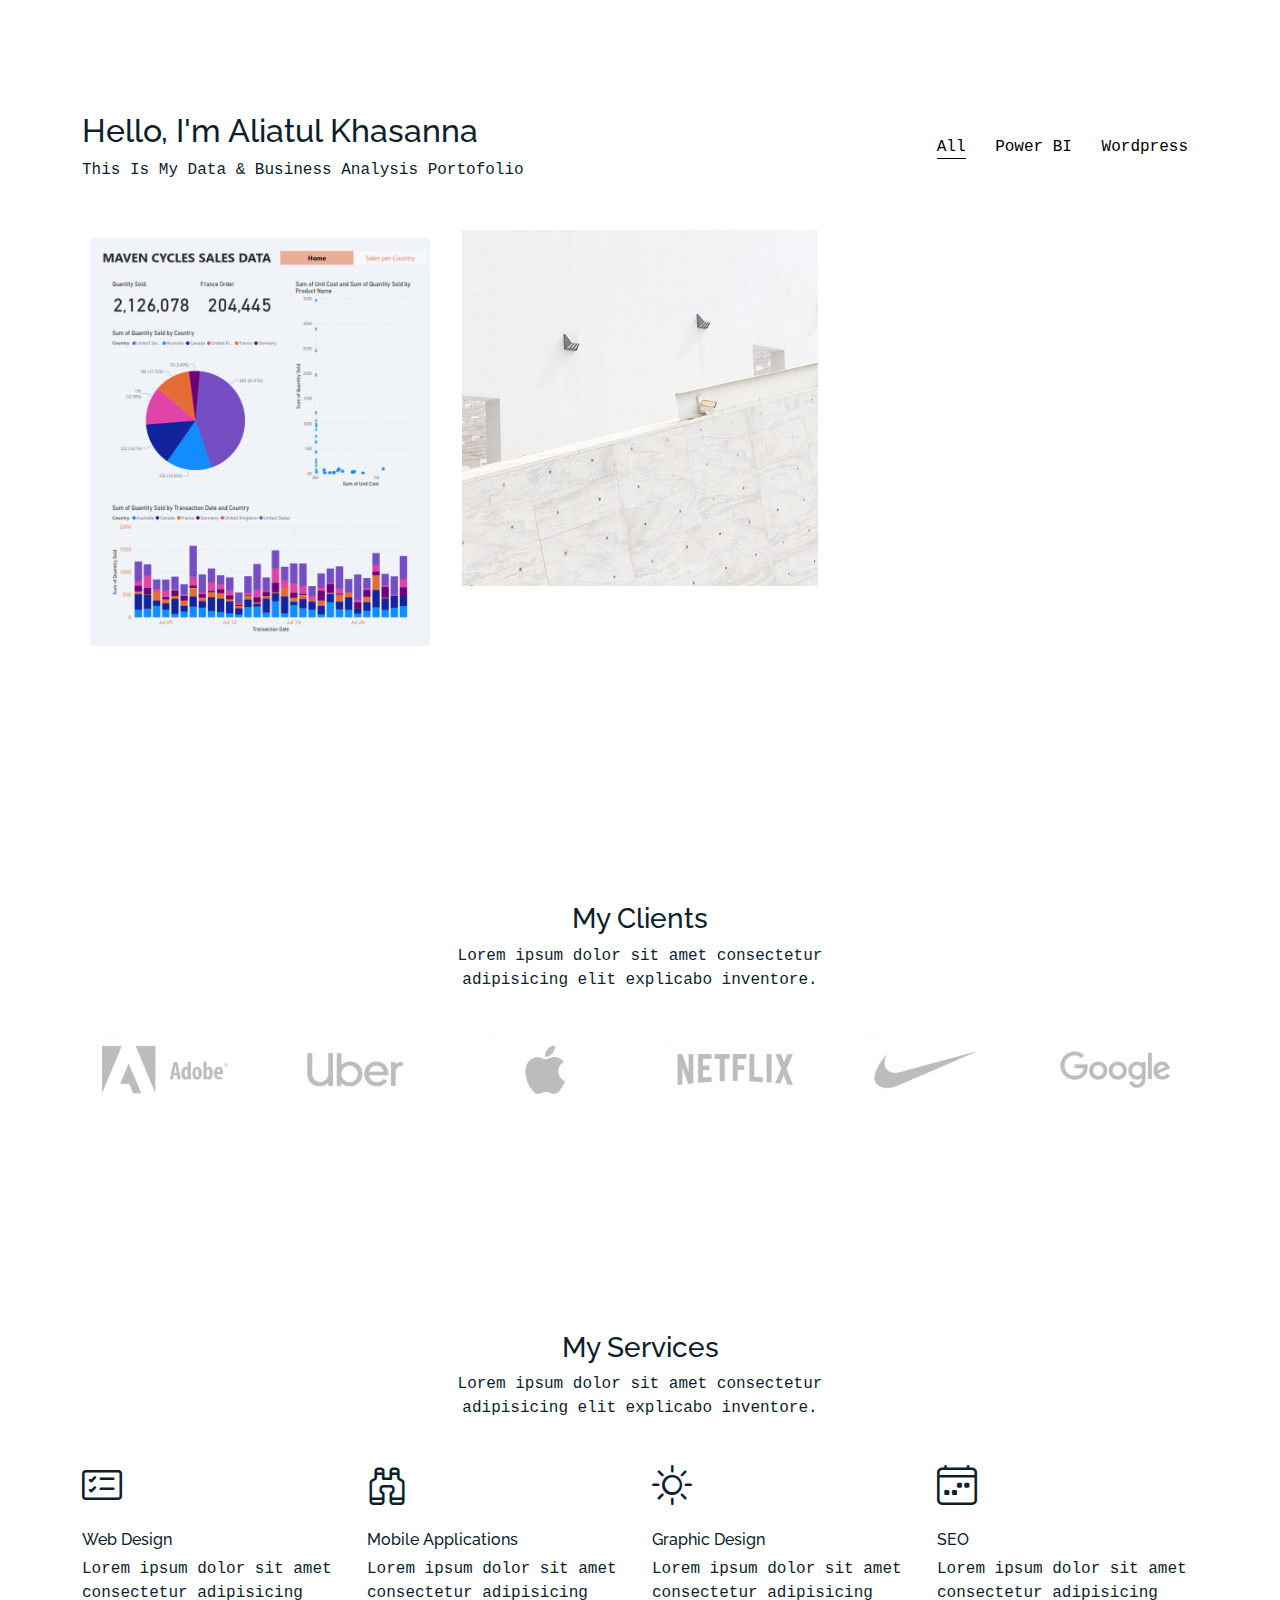
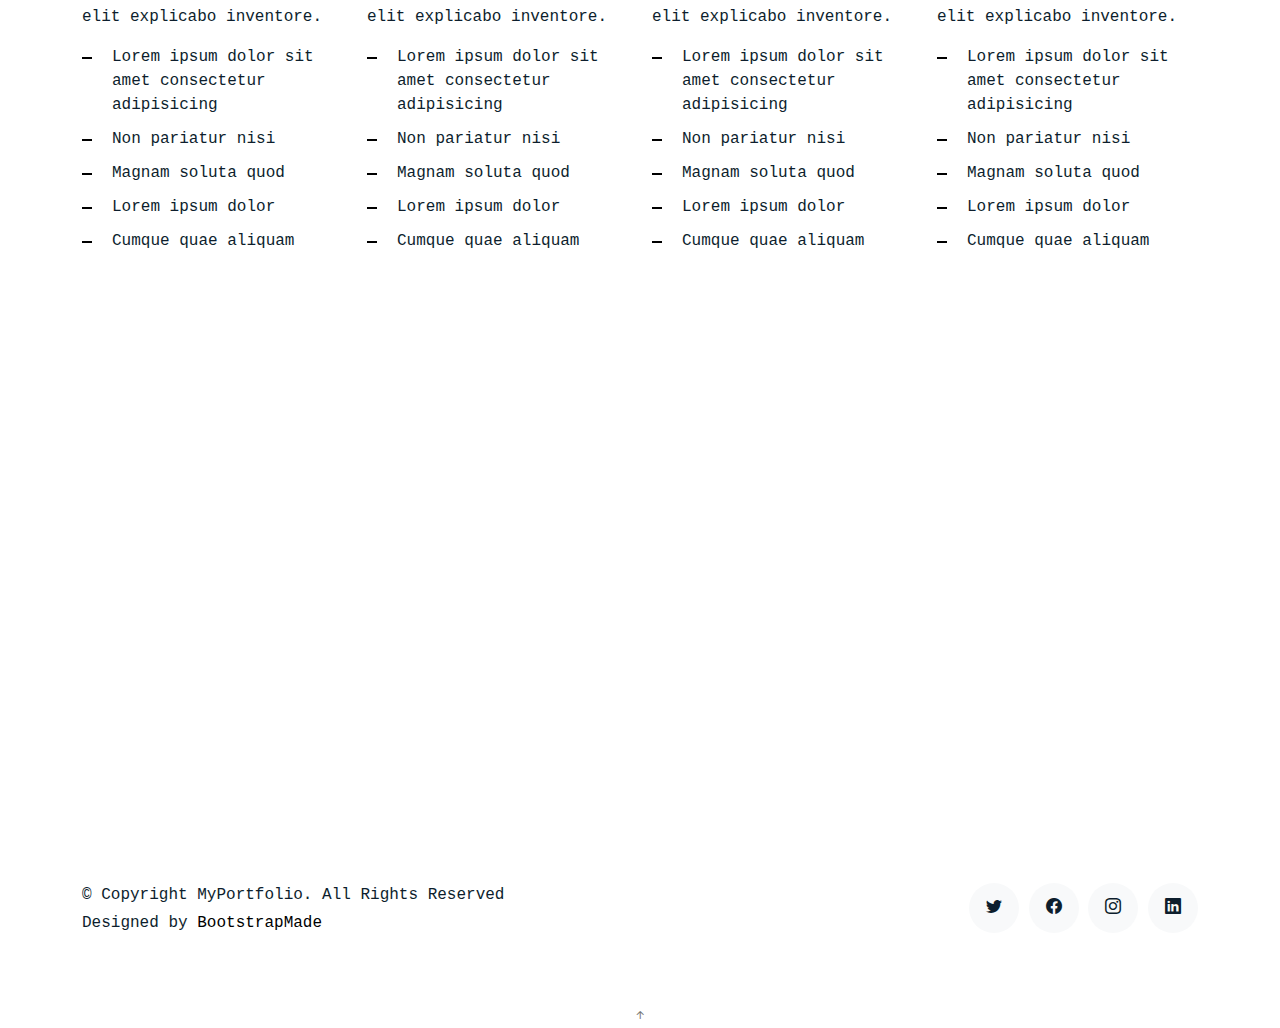
<file: index.html>
<!DOCTYPE html>
<html lang="en">

<head>
  <meta charset="utf-8">
  <meta content="width=device-width, initial-scale=1.0" name="viewport">

  <title>Aliatul Khasanna Portfolio</title>
  <meta content="" name="description">
  <meta content="" name="keywords">

  <!-- Favicons -->
  <link href="assets/img/favicon.png" rel="icon">
  <link href="assets/img/apple-touch-icon.png" rel="apple-touch-icon">

  <!-- Google Fonts -->
  <link href="https://fonts.googleapis.com/css?family=https://fonts.googleapis.com/css?family=Inconsolata:400,500,600,700|Raleway:400,400i,500,500i,600,600i,700,700i" rel="stylesheet">

  <!-- Vendor CSS Files -->
  <link href="assets/vendor/aos/aos.css" rel="stylesheet">
  <link href="assets/vendor/bootstrap/css/bootstrap.min.css" rel="stylesheet">
  <link href="assets/vendor/bootstrap-icons/bootstrap-icons.css" rel="stylesheet">
  <link href="assets/vendor/swiper/swiper-bundle.min.css" rel="stylesheet">

  <!-- Template Main CSS File -->
  <link href="assets/css/style.css" rel="stylesheet">

  <!-- =======================================================
  * Template Name: MyPortfolio
  * Updated: Mar 13 2024 with Bootstrap v5.3.3
  * Template URL: https://bootstrapmade.com/myportfolio-bootstrap-portfolio-website-template/
  * Author: BootstrapMade.com
  * License: https://bootstrapmade.com/license/
  ======================================================== -->
</head>

<body>

  <!-- ======= Navbar ======= -->
  <!-- <div class="collapse navbar-collapse custom-navmenu" id="main-navbar">
    <div class="container py-2 py-md-5">
      <div class="row align-items-start">
        <div class="col-md-2">
          <ul class="custom-menu">
            <li class="active"><a href="index.html">Home</a></li>
            <li><a href="about.html">About Me</a></li>
            <li><a href="services.html">Services</a></li>
            <li><a href="works.html">Works</a></li>
            <li><a href="contact.html">Contact</a></li>
          </ul>
        </div>
        <div class="col-md-6 d-none d-md-block  mr-auto">
          <div class="tweet d-flex">
            <span class="bi bi-twitter text-white mt-2 mr-3"></span>
            <div>
              <p><em>Lorem ipsum dolor sit amet consectetur adipisicing elit. Quisquam necessitatibus incidunt ut officiis explicabo inventore. <br> <a href="#">t.co/v82jsk</a></em></p>
            </div>
          </div>
        </div>
        <div class="col-md-4 d-none d-md-block">
          <h3>Hire Me</h3>
          <p>Lorem ipsum dolor sit amet consectetur adipisicing elit. Quisquam necessitatibus incidunt ut officiisexplicabo inventore. <br> <a href="#">myemail@gmail.com</a></p>
        </div>
      </div>

    </div>
  </div> -->

  <!-- <nav class="navbar navbar-light custom-navbar">
    <div class="container">
      <a class="navbar-brand" href="index.html">MyPortfolio.</a>
      <a href="#" class="burger" data-bs-toggle="collapse" data-bs-target="#main-navbar">
        <span></span>
      </a>
    </div>
  </nav> -->

  <main id="main">

    <!-- ======= Works Section ======= -->
    <section class="section site-portfolio">
      <div class="container">
        <div class="row mb-5 align-items-center">
          <div class="col-md-12 col-lg-6 mb-4 mb-lg-0" data-aos="fade-up">
            <h2>Hello, I'm Aliatul Khasanna</h2>
            <p class="mb-0">This Is My Data &amp; Business Analysis Portofolio</p>
          </div>
          <div class="col-md-12 col-lg-6 text-start text-lg-end" data-aos="fade-up" data-aos-delay="100">
            <div id="filters" class="filters">
              <a href="#" data-filter="*" class="active">All</a>
              <a href="#" data-filter=".power-bi">Power BI</a>
              <a href="#" data-filter=".wordpress">Wordpress</a>
            </div>
          </div>
        </div>
        <div id="portfolio-grid" class="row no-gutter" data-aos="fade-up" data-aos-delay="200">
          <div class="item power-bi col-sm-6 col-md-4 col-lg-4 mb-4">
            <a href="power-bi-1.html" class="item-wrap fancybox">
              <div class="work-info">
                <h3>Maven Cycles Sales Data</h3>
                <span>Power BI</span>
              </div>
              <img class="img-fluid" src="assets/img/maven-cycles-sales-data-1.png">
            </a>
          </div>
          <div class="item wordpress col-sm-6 col-md-4 col-lg-4 mb-4">
            <a href="work-single.html" class="item-wrap fancybox">
              <div class="work-info">
                <h3>Build Indoo</h3>
                <span>Photography</span>
              </div>
              <img class="img-fluid" src="assets/img/img_2.jpg">
            </a>
          </div>
        </div>
      </div>
    </section><!-- End  Works Section -->

    <!-- ======= Clients Section ======= -->
    <section class="section">
      <div class="container">
        <div class="row justify-content-center text-center mb-4">
          <div class="col-5">
            <h3 class="h3 heading">My Clients</h3>
            <p>Lorem ipsum dolor sit amet consectetur adipisicing elit explicabo inventore.</p>
          </div>
        </div>
        <div class="row">
          <div class="col-4 col-sm-4 col-md-2">
            <a href="#" class="client-logo"><img src="assets/img/logo-adobe.png" alt="Image" class="img-fluid"></a>
          </div>
          <div class="col-4 col-sm-4 col-md-2">
            <a href="#" class="client-logo"><img src="assets/img/logo-uber.png" alt="Image" class="img-fluid"></a>
          </div>
          <div class="col-4 col-sm-4 col-md-2">
            <a href="#" class="client-logo"><img src="assets/img/logo-apple.png" alt="Image" class="img-fluid"></a>
          </div>
          <div class="col-4 col-sm-4 col-md-2">
            <a href="#" class="client-logo"><img src="assets/img/logo-netflix.png" alt="Image" class="img-fluid"></a>
          </div>
          <div class="col-4 col-sm-4 col-md-2">
            <a href="#" class="client-logo"><img src="assets/img/logo-nike.png" alt="Image" class="img-fluid"></a>
          </div>
          <div class="col-4 col-sm-4 col-md-2">
            <a href="#" class="client-logo"><img src="assets/img/logo-google.png" alt="Image" class="img-fluid"></a>
          </div>

        </div>
      </div>
    </section><!-- End Clients Section -->

    <!-- ======= Services Section ======= -->
    <section class="section services">
      <div class="container">
        <div class="row justify-content-center text-center mb-4">
          <div class="col-5">
            <h3 class="h3 heading">My Services</h3>
            <p>Lorem ipsum dolor sit amet consectetur adipisicing elit explicabo inventore.</p>
          </div>
        </div>
        <div class="row">

          <div class="col-12 col-sm-6 col-md-6 col-lg-3">
            <i class="bi bi-card-checklist"></i>
            <h4 class="h4 mb-2">Web Design</h4>
            <p>Lorem ipsum dolor sit amet consectetur adipisicing elit explicabo inventore.</p>
            <ul class="list-unstyled list-line">
              <li>Lorem ipsum dolor sit amet consectetur adipisicing</li>
              <li>Non pariatur nisi</li>
              <li>Magnam soluta quod</li>
              <li>Lorem ipsum dolor</li>
              <li>Cumque quae aliquam</li>
            </ul>
          </div>
          <div class="col-12 col-sm-6 col-md-6 col-lg-3">
            <i class="bi bi-binoculars"></i>
            <h4 class="h4 mb-2">Mobile Applications</h4>
            <p>Lorem ipsum dolor sit amet consectetur adipisicing elit explicabo inventore.</p>
            <ul class="list-unstyled list-line">
              <li>Lorem ipsum dolor sit amet consectetur adipisicing</li>
              <li>Non pariatur nisi</li>
              <li>Magnam soluta quod</li>
              <li>Lorem ipsum dolor</li>
              <li>Cumque quae aliquam</li>
            </ul>
          </div>
          <div class="col-12 col-sm-6 col-md-6 col-lg-3">
            <i class="bi bi-brightness-high"></i>
            <h4 class="h4 mb-2">Graphic Design</h4>
            <p>Lorem ipsum dolor sit amet consectetur adipisicing elit explicabo inventore.</p>
            <ul class="list-unstyled list-line">
              <li>Lorem ipsum dolor sit amet consectetur adipisicing</li>
              <li>Non pariatur nisi</li>
              <li>Magnam soluta quod</li>
              <li>Lorem ipsum dolor</li>
              <li>Cumque quae aliquam</li>
            </ul>
          </div>
          <div class="col-12 col-sm-6 col-md-6 col-lg-3">
            <i class="bi bi-calendar4-week"></i>
            <h4 class="h4 mb-2">SEO</h4>
            <p>Lorem ipsum dolor sit amet consectetur adipisicing elit explicabo inventore.</p>
            <ul class="list-unstyled list-line">
              <li>Lorem ipsum dolor sit amet consectetur adipisicing</li>
              <li>Non pariatur nisi</li>
              <li>Magnam soluta quod</li>
              <li>Lorem ipsum dolor</li>
              <li>Cumque quae aliquam</li>
            </ul>
          </div>
        </div>
      </div>
    </section><!-- End Services Section -->

    <!-- ======= Testimonials Section ======= -->
    <section class="section pt-0">
      <div class="container">

        <div class="testimonials-slider swiper" data-aos="fade-up" data-aos-delay="100">
          <div class="swiper-wrapper">

            <div class="swiper-slide">
              <div class="testimonial-wrap">
                <div class="testimonial">
                  <img src="assets/img/person_1.jpg" alt="Image" class="img-fluid">
                  <blockquote>
                    <p>Lorem ipsum dolor sit amet consectetur adipisicing elit. Quisquam necessitatibus incidunt ut officiis
                      explicabo inventore.</p>
                  </blockquote>
                  <p>&mdash; Jean Hicks</p>
                </div>
              </div>
            </div><!-- End testimonial item -->

            <div class="swiper-slide">
              <div class="testimonial-wrap">
                <div class="testimonial">
                  <img src="assets/img/person_2.jpg" alt="Image" class="img-fluid">
                  <blockquote>
                    <p>Lorem ipsum dolor sit amet consectetur adipisicing elit. Quisquam necessitatibus incidunt ut officiis
                      explicabo inventore.</p>
                  </blockquote>
                  <p>&mdash; Chris Stanworth</p>
                </div>
              </div>
            </div><!-- End testimonial item -->

          </div>
          <div class="swiper-pagination"></div>
        </div>

      </div>
    </section><!-- End Testimonials Section -->

  </main><!-- End #main -->

  <!-- ======= Footer ======= -->
  <footer class="footer" role="contentinfo">
    <div class="container">
      <div class="row">
        <div class="col-sm-6">
          <p class="mb-1">&copy; Copyright MyPortfolio. All Rights Reserved</p>
          <div class="credits">
            <!--
            All the links in the footer should remain intact.
            You can delete the links only if you purchased the pro version.
            Licensing information: https://bootstrapmade.com/license/
            Purchase the pro version with working PHP/AJAX contact form: https://bootstrapmade.com/buy/?theme=MyPortfolio
          -->
            Designed by <a href="https://bootstrapmade.com/">BootstrapMade</a>
          </div>
        </div>
        <div class="col-sm-6 social text-md-end">
          <a href="#"><span class="bi bi-twitter"></span></a>
          <a href="#"><span class="bi bi-facebook"></span></a>
          <a href="#"><span class="bi bi-instagram"></span></a>
          <a href="#"><span class="bi bi-linkedin"></span></a>
        </div>
      </div>
    </div>
  </footer>

  <a href="#" class="back-to-top d-flex align-items-center justify-content-center"><i class="bi bi-arrow-up-short"></i></a>

  <!-- Vendor JS Files -->
  <script src="assets/vendor/aos/aos.js"></script>
  <script src="assets/vendor/bootstrap/js/bootstrap.bundle.min.js"></script>
  <script src="assets/vendor/isotope-layout/isotope.pkgd.min.js"></script>
  <script src="assets/vendor/swiper/swiper-bundle.min.js"></script>
  <script src="assets/vendor/php-email-form/validate.js"></script>

  <!-- Template Main JS File -->
  <script src="assets/js/main.js"></script>

</body>

</html>
</file>
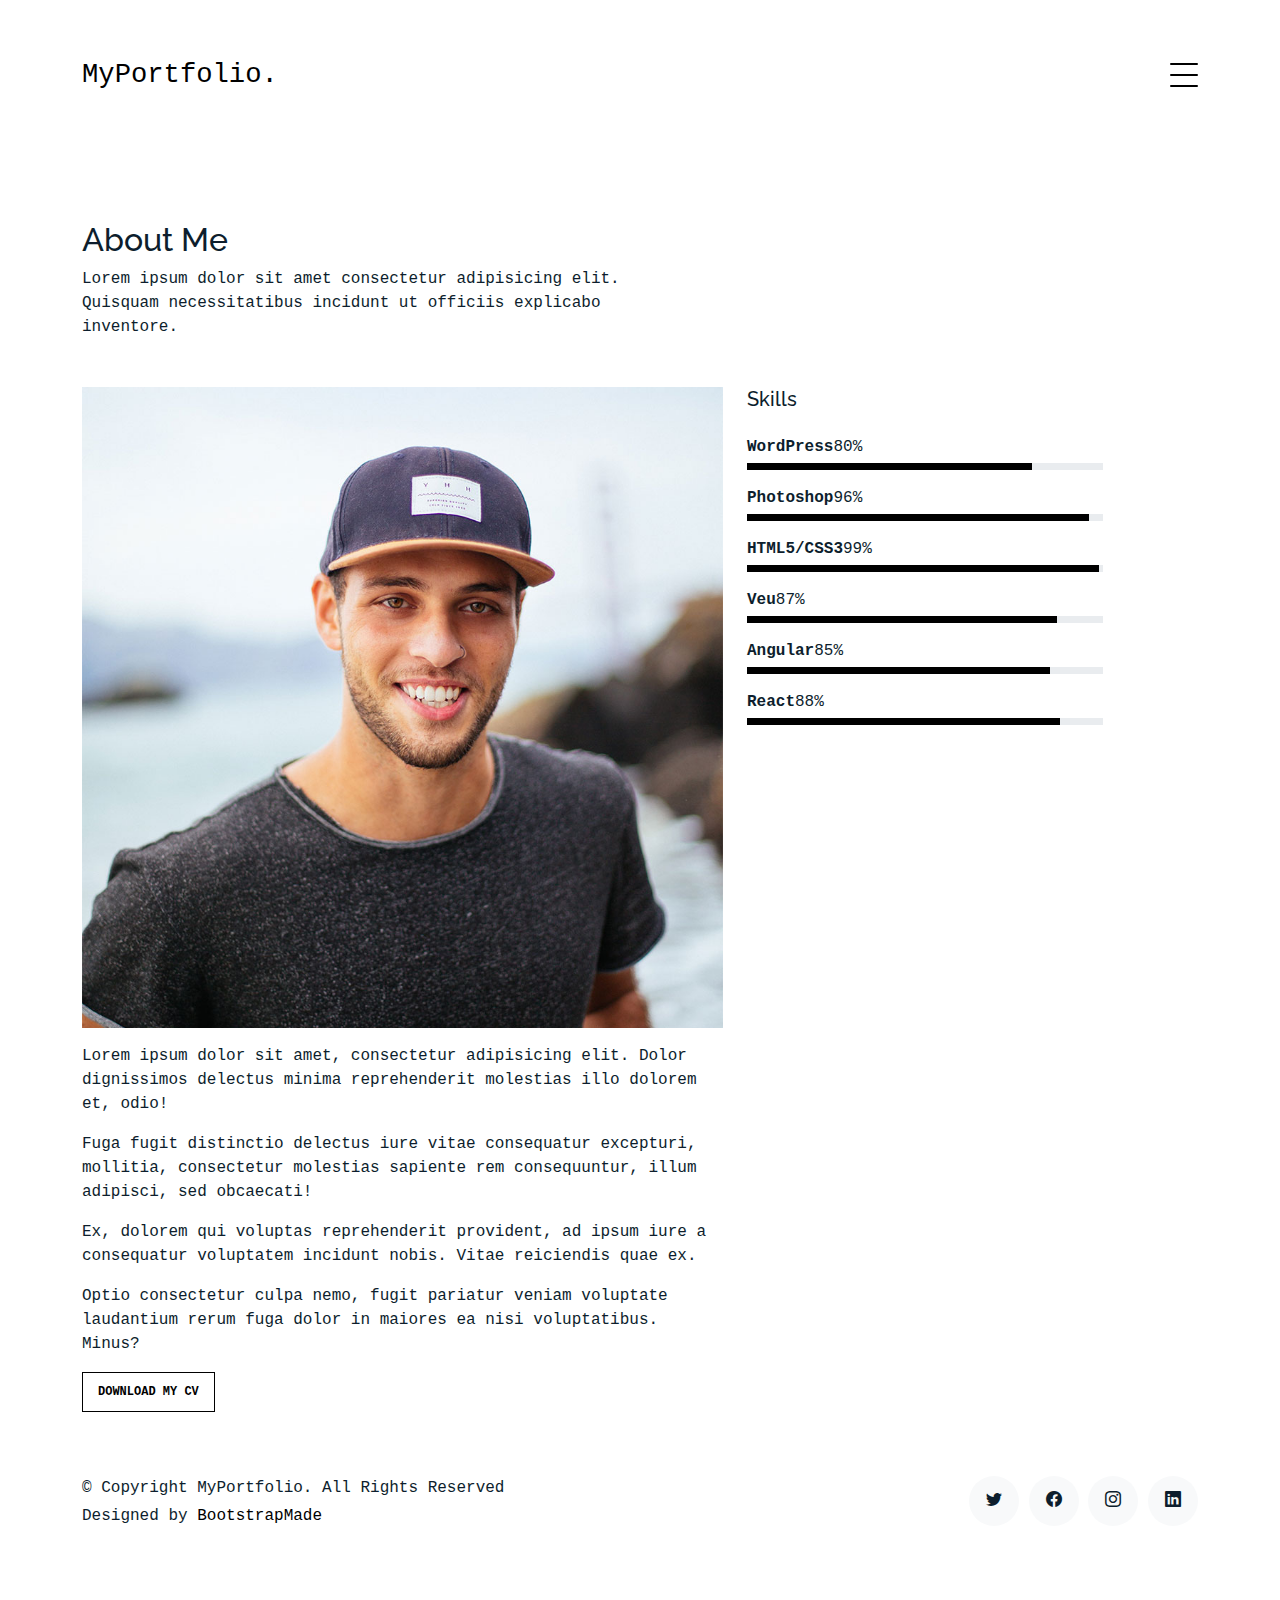
<file: about.html>
<!DOCTYPE html>
<html lang="en">

<head>
  <meta charset="utf-8">
  <meta content="width=device-width, initial-scale=1.0" name="viewport">

  <title>MyPortfolio Bootstrap Template - About</title>
  <meta content="" name="description">
  <meta content="" name="keywords">

  <!-- Favicons -->
  <link href="assets/img/favicon.png" rel="icon">
  <link href="assets/img/apple-touch-icon.png" rel="apple-touch-icon">

  <!-- Google Fonts -->
  <link href="https://fonts.googleapis.com/css?family=https://fonts.googleapis.com/css?family=Inconsolata:400,500,600,700|Raleway:400,400i,500,500i,600,600i,700,700i" rel="stylesheet">

  <!-- Vendor CSS Files -->
  <link href="assets/vendor/aos/aos.css" rel="stylesheet">
  <link href="assets/vendor/bootstrap/css/bootstrap.min.css" rel="stylesheet">
  <link href="assets/vendor/bootstrap-icons/bootstrap-icons.css" rel="stylesheet">
  <link href="assets/vendor/swiper/swiper-bundle.min.css" rel="stylesheet">

  <!-- Template Main CSS File -->
  <link href="assets/css/style.css" rel="stylesheet">

  <!-- =======================================================
  * Template Name: MyPortfolio
  * Updated: Mar 13 2024 with Bootstrap v5.3.3
  * Template URL: https://bootstrapmade.com/myportfolio-bootstrap-portfolio-website-template/
  * Author: BootstrapMade.com
  * License: https://bootstrapmade.com/license/
  ======================================================== -->
</head>

<body>

  <!-- ======= Navbar ======= -->
  <div class="collapse navbar-collapse custom-navmenu" id="main-navbar">
    <div class="container py-2 py-md-5">
      <div class="row align-items-start">
        <div class="col-md-2">
          <ul class="custom-menu">
            <li><a href="index.html">Home</a></li>
            <li class="active"><a href="about.html">About Me</a></li>
            <li><a href="services.html">Services</a></li>
            <li><a href="works.html">Works</a></li>
            <li><a href="contact.html">Contact</a></li>
          </ul>
        </div>
        <div class="col-md-6 d-none d-md-block  mr-auto">
          <div class="tweet d-flex">
            <span class="bi bi-twitter text-white mt-2 mr-3"></span>
            <div>
              <p><em>Lorem ipsum dolor sit amet consectetur adipisicing elit. Quisquam necessitatibus incidunt ut officiis explicabo inventore. <br> <a href="#">t.co/v82jsk</a></em></p>
            </div>
          </div>
        </div>
        <div class="col-md-4 d-none d-md-block">
          <h3>Hire Me</h3>
          <p>Lorem ipsum dolor sit amet consectetur adipisicing elit. Quisquam necessitatibus incidunt ut officiisexplicabo inventore. <br> <a href="#">myemail@gmail.com</a></p>
        </div>
      </div>

    </div>
  </div>

  <nav class="navbar navbar-light custom-navbar">
    <div class="container">
      <a class="navbar-brand" href="index.html">MyPortfolio.</a>
      <a href="#" class="burger" data-bs-toggle="collapse" data-bs-target="#main-navbar">
        <span></span>
      </a>
    </div>
  </nav>

  <main id="main">

    <section class="section pb-5">
      <div class="container">
        <div class="row mb-5 align-items-end">
          <div class="col-md-6" data-aos="fade-up">

            <h2>About Me</h2>
            <p class="mb-0">Lorem ipsum dolor sit amet consectetur adipisicing elit. Quisquam necessitatibus incidunt ut
              officiis explicabo inventore.</p>
          </div>

        </div>

        <div class="row">
          <div class="col-md-4 ml-auto order-2" data-aos="fade-up">
            <h3 class="h3 mb-4">Skills</h3>
            <ul class="list-unstyled">
              <li class="mb-3">
                <div class="d-flex mb-1">
                  <strong>WordPress</strong>
                  <span class="ml-auto">80%</span>
                </div>
                <div class="progress custom-progress">
                  <div class="progress-bar" role="progressbar" style="width: 80%" aria-valuenow="80" aria-valuemin="0" aria-valuemax="100"></div>
                </div>
              </li>
              <li class="mb-3">
                <div class="d-flex mb-1">
                  <strong>Photoshop</strong>
                  <span class="ml-auto">96%</span>
                </div>
                <div class="progress custom-progress">
                  <div class="progress-bar" role="progressbar" style="width: 96%" aria-valuenow="96" aria-valuemin="0" aria-valuemax="100"></div>
                </div>
              </li>
              <li class="mb-3">
                <div class="d-flex mb-1">
                  <strong>HTML5/CSS3</strong>
                  <span class="ml-auto">99%</span>
                </div>
                <div class="progress custom-progress">
                  <div class="progress-bar" role="progressbar" style="width: 99%" aria-valuenow="99" aria-valuemin="0" aria-valuemax="100"></div>
                </div>
              </li>
              <li class="mb-3">
                <div class="d-flex mb-1">
                  <strong>Veu</strong>
                  <span class="ml-auto">87%</span>
                </div>
                <div class="progress custom-progress">
                  <div class="progress-bar" role="progressbar" style="width: 87%" aria-valuenow="87" aria-valuemin="0" aria-valuemax="100"></div>
                </div>
              </li>
              <li class="mb-3">
                <div class="d-flex mb-1">
                  <strong>Angular</strong>
                  <span class="ml-auto">85%</span>
                </div>
                <div class="progress custom-progress">
                  <div class="progress-bar" role="progressbar" style="width: 85%" aria-valuenow="85" aria-valuemin="0" aria-valuemax="100"></div>
                </div>
              </li>
              <li class="mb-3">
                <div class="d-flex mb-1">
                  <strong>React</strong>
                  <span class="ml-auto">88%</span>
                </div>
                <div class="progress custom-progress">
                  <div class="progress-bar" role="progressbar" style="width: 88%" aria-valuenow="88" aria-valuemin="0" aria-valuemax="100"></div>
                </div>
              </li>
            </ul>
          </div>

          <div class="col-md-7 mb-5 mb-md-0" data-aos="fade-up">
            <p><img src="assets/img/person_1_sq.jpg" alt="Image" class="img-fluid"></p>
            <p>Lorem ipsum dolor sit amet, consectetur adipisicing elit. Dolor dignissimos delectus minima reprehenderit
              molestias illo dolorem et, odio!</p>
            <p>Fuga fugit distinctio delectus iure vitae consequatur excepturi, mollitia, consectetur molestias sapiente
              rem consequuntur, illum adipisci, sed obcaecati!</p>
            <p>Ex, dolorem qui voluptas reprehenderit provident, ad ipsum iure a consequatur voluptatem incidunt nobis.
              Vitae reiciendis quae ex.</p>
            <p>Optio consectetur culpa nemo, fugit pariatur veniam voluptate laudantium rerum fuga dolor in maiores ea
              nisi voluptatibus. Minus?</p>
            <p><a href="#" class="readmore">Download my CV</a></p>
          </div>

        </div>

      </div>

    </section>

  </main><!-- End #main -->

  <!-- ======= Footer ======= -->
  <footer class="footer" role="contentinfo">
    <div class="container">
      <div class="row">
        <div class="col-sm-6">
          <p class="mb-1">&copy; Copyright MyPortfolio. All Rights Reserved</p>
          <div class="credits">
            <!--
            All the links in the footer should remain intact.
            You can delete the links only if you purchased the pro version.
            Licensing information: https://bootstrapmade.com/license/
            Purchase the pro version with working PHP/AJAX contact form: https://bootstrapmade.com/buy/?theme=MyPortfolio
          -->
            Designed by <a href="https://bootstrapmade.com/">BootstrapMade</a>
          </div>
        </div>
        <div class="col-sm-6 social text-md-end">
          <a href="#"><span class="bi bi-twitter"></span></a>
          <a href="#"><span class="bi bi-facebook"></span></a>
          <a href="#"><span class="bi bi-instagram"></span></a>
          <a href="#"><span class="bi bi-linkedin"></span></a>
        </div>
      </div>
    </div>
  </footer>

  <a href="#" class="back-to-top d-flex align-items-center justify-content-center"><i class="bi bi-arrow-up-short"></i></a>

  <!-- Vendor JS Files -->
  <script src="assets/vendor/aos/aos.js"></script>
  <script src="assets/vendor/bootstrap/js/bootstrap.bundle.min.js"></script>
  <script src="assets/vendor/isotope-layout/isotope.pkgd.min.js"></script>
  <script src="assets/vendor/swiper/swiper-bundle.min.js"></script>
  <script src="assets/vendor/php-email-form/validate.js"></script>

  <!-- Template Main JS File -->
  <script src="assets/js/main.js"></script>

</body>

</html>
</file>
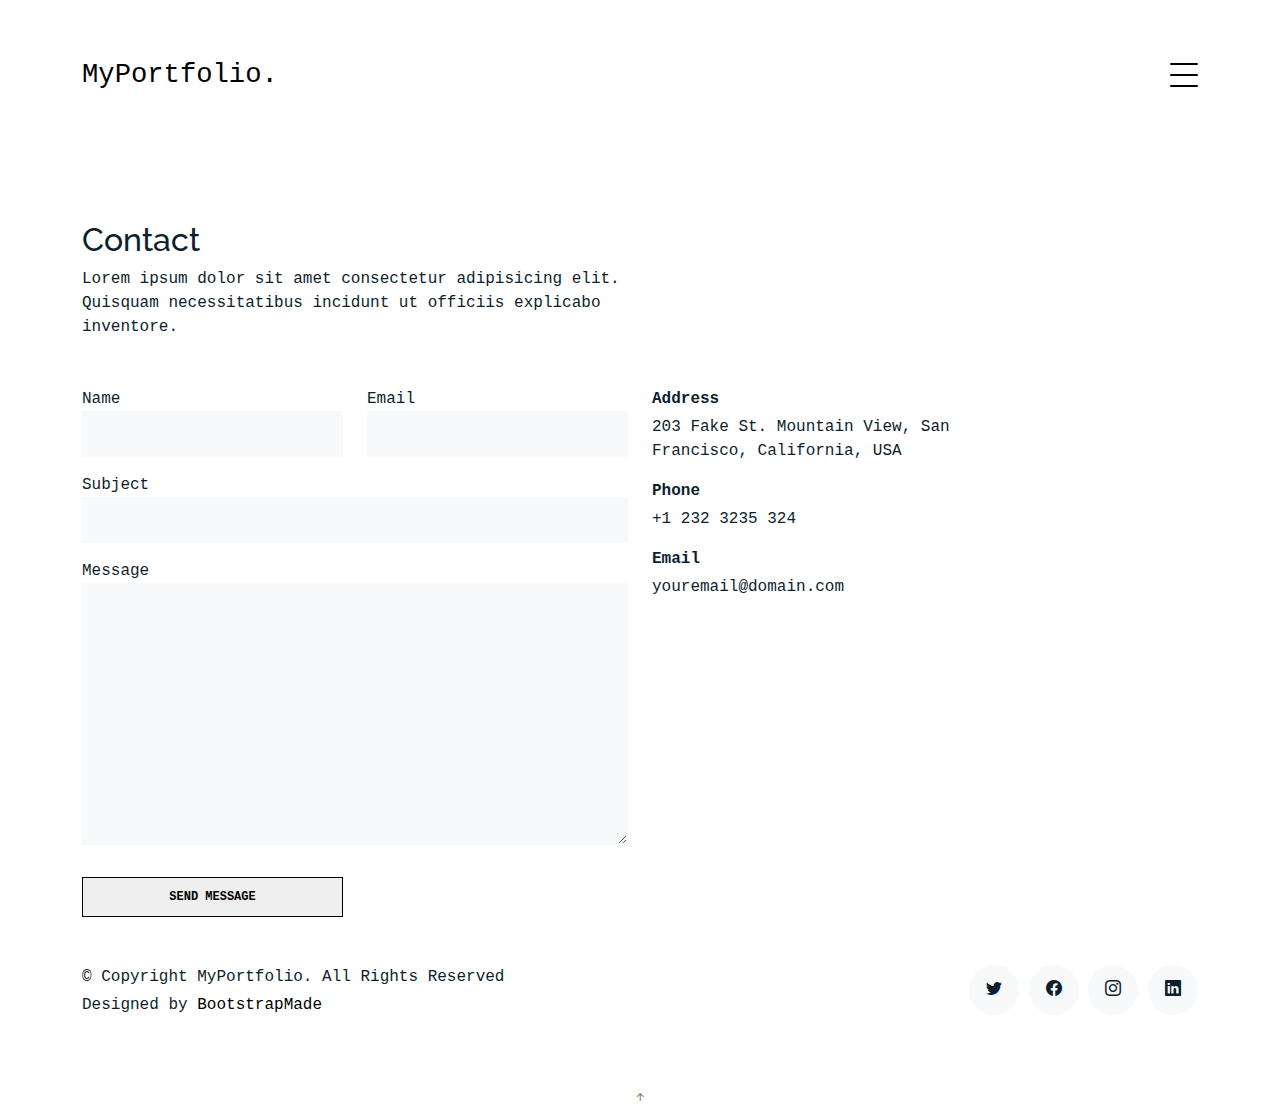
<file: contact.html>
<!DOCTYPE html>
<html lang="en">

<head>
  <meta charset="utf-8">
  <meta content="width=device-width, initial-scale=1.0" name="viewport">

  <title>MyPortfolio Bootstrap Template - Contact</title>
  <meta content="" name="description">
  <meta content="" name="keywords">

  <!-- Favicons -->
  <link href="assets/img/favicon.png" rel="icon">
  <link href="assets/img/apple-touch-icon.png" rel="apple-touch-icon">

  <!-- Google Fonts -->
  <link href="https://fonts.googleapis.com/css?family=https://fonts.googleapis.com/css?family=Inconsolata:400,500,600,700|Raleway:400,400i,500,500i,600,600i,700,700i" rel="stylesheet">

  <!-- Vendor CSS Files -->
  <link href="assets/vendor/aos/aos.css" rel="stylesheet">
  <link href="assets/vendor/bootstrap/css/bootstrap.min.css" rel="stylesheet">
  <link href="assets/vendor/bootstrap-icons/bootstrap-icons.css" rel="stylesheet">
  <link href="assets/vendor/swiper/swiper-bundle.min.css" rel="stylesheet">

  <!-- Template Main CSS File -->
  <link href="assets/css/style.css" rel="stylesheet">

  <!-- =======================================================
  * Template Name: MyPortfolio
  * Updated: Mar 13 2024 with Bootstrap v5.3.3
  * Template URL: https://bootstrapmade.com/myportfolio-bootstrap-portfolio-website-template/
  * Author: BootstrapMade.com
  * License: https://bootstrapmade.com/license/
  ======================================================== -->
</head>

<body>

  <!-- ======= Navbar ======= -->
  <div class="collapse navbar-collapse custom-navmenu" id="main-navbar">
    <div class="container py-2 py-md-5">
      <div class="row align-items-start">
        <div class="col-md-2">
          <ul class="custom-menu">
            <li><a href="index.html">Home</a></li>
            <li><a href="about.html">About Me</a></li>
            <li><a href="services.html">Services</a></li>
            <li><a href="works.html">Works</a></li>
            <li class="active"><a href="contact.html">Contact</a></li>
          </ul>
        </div>
        <div class="col-md-6 d-none d-md-block  mr-auto">
          <div class="tweet d-flex">
            <span class="bi bi-twitter text-white mt-2 mr-3"></span>
            <div>
              <p><em>Lorem ipsum dolor sit amet consectetur adipisicing elit. Quisquam necessitatibus incidunt ut officiis explicabo inventore. <br> <a href="#">t.co/v82jsk</a></em></p>
            </div>
          </div>
        </div>
        <div class="col-md-4 d-none d-md-block">
          <h3>Hire Me</h3>
          <p>Lorem ipsum dolor sit amet consectetur adipisicing elit. Quisquam necessitatibus incidunt ut officiisexplicabo inventore. <br> <a href="#">myemail@gmail.com</a></p>
        </div>
      </div>

    </div>
  </div>

  <nav class="navbar navbar-light custom-navbar">
    <div class="container">
      <a class="navbar-brand" href="index.html">MyPortfolio.</a>
      <a href="#" class="burger" data-bs-toggle="collapse" data-bs-target="#main-navbar">
        <span></span>
      </a>
    </div>
  </nav>

  <main id="main">

    <section class="section pb-5">
      <div class="container">

        <div class="row mb-5 align-items-end">
          <div class="col-md-6" data-aos="fade-up">
            <h2>Contact</h2>
            <p class="mb-0">Lorem ipsum dolor sit amet consectetur adipisicing elit. Quisquam necessitatibus incidunt ut
              officiis explicabo inventore.
            </p>
          </div>

        </div>

        <div class="row">
          <div class="col-md-6 mb-5 mb-md-0" data-aos="fade-up">

            <form action="forms/contact.php" method="post" role="form" class="php-email-form">

              <div class="row gy-3">
                <div class="col-md-6 form-group">
                  <label for="name">Name</label>
                  <input type="text" name="name" class="form-control" id="name" required>
                </div>
                <div class="col-md-6 form-group">
                  <label for="name">Email</label>
                  <input type="email" class="form-control" name="email" id="email" required>
                </div>
                <div class="col-md-12 form-group">
                  <label for="name">Subject</label>
                  <input type="text" class="form-control" name="subject" id="subject" required>
                </div>
                <div class="col-md-12 form-group">
                  <label for="name">Message</label>
                  <textarea class="form-control" name="message" cols="30" rows="10" required></textarea>
                </div>

                <div class="col-md-12 my-3">
                  <div class="loading">Loading</div>
                  <div class="error-message"></div>
                  <div class="sent-message">Your message has been sent. Thank you!</div>
                </div>

                <div class="col-md-6 mt-0 form-group">
                  <input type="submit" class="readmore d-block w-100" value="Send Message">
                </div>
              </div>

            </form>

          </div>

          <div class="col-md-4 ml-auto order-2" data-aos="fade-up">
            <ul class="list-unstyled">
              <li class="mb-3">
                <strong class="d-block mb-1">Address</strong>
                <span>203 Fake St. Mountain View, San Francisco, California, USA</span>
              </li>
              <li class="mb-3">
                <strong class="d-block mb-1">Phone</strong>
                <span>+1 232 3235 324</span>
              </li>
              <li class="mb-3">
                <strong class="d-block mb-1">Email</strong>
                <span>youremail@domain.com</span>
              </li>
            </ul>
          </div>

        </div>

      </div>

    </section>

  </main><!-- End #main -->

  <!-- ======= Footer ======= -->
  <footer class="footer" role="contentinfo">
    <div class="container">
      <div class="row">
        <div class="col-sm-6">
          <p class="mb-1">&copy; Copyright MyPortfolio. All Rights Reserved</p>
          <div class="credits">
            <!--
            All the links in the footer should remain intact.
            You can delete the links only if you purchased the pro version.
            Licensing information: https://bootstrapmade.com/license/
            Purchase the pro version with working PHP/AJAX contact form: https://bootstrapmade.com/buy/?theme=MyPortfolio
          -->
            Designed by <a href="https://bootstrapmade.com/">BootstrapMade</a>
          </div>
        </div>
        <div class="col-sm-6 social text-md-end">
          <a href="#"><span class="bi bi-twitter"></span></a>
          <a href="#"><span class="bi bi-facebook"></span></a>
          <a href="#"><span class="bi bi-instagram"></span></a>
          <a href="#"><span class="bi bi-linkedin"></span></a>
        </div>
      </div>
    </div>
  </footer>

  <a href="#" class="back-to-top d-flex align-items-center justify-content-center"><i class="bi bi-arrow-up-short"></i></a>

  <!-- Vendor JS Files -->
  <script src="assets/vendor/aos/aos.js"></script>
  <script src="assets/vendor/bootstrap/js/bootstrap.bundle.min.js"></script>
  <script src="assets/vendor/isotope-layout/isotope.pkgd.min.js"></script>
  <script src="assets/vendor/swiper/swiper-bundle.min.js"></script>
  <script src="assets/vendor/php-email-form/validate.js"></script>

  <!-- Template Main JS File -->
  <script src="assets/js/main.js"></script>

</body>

</html>
</file>
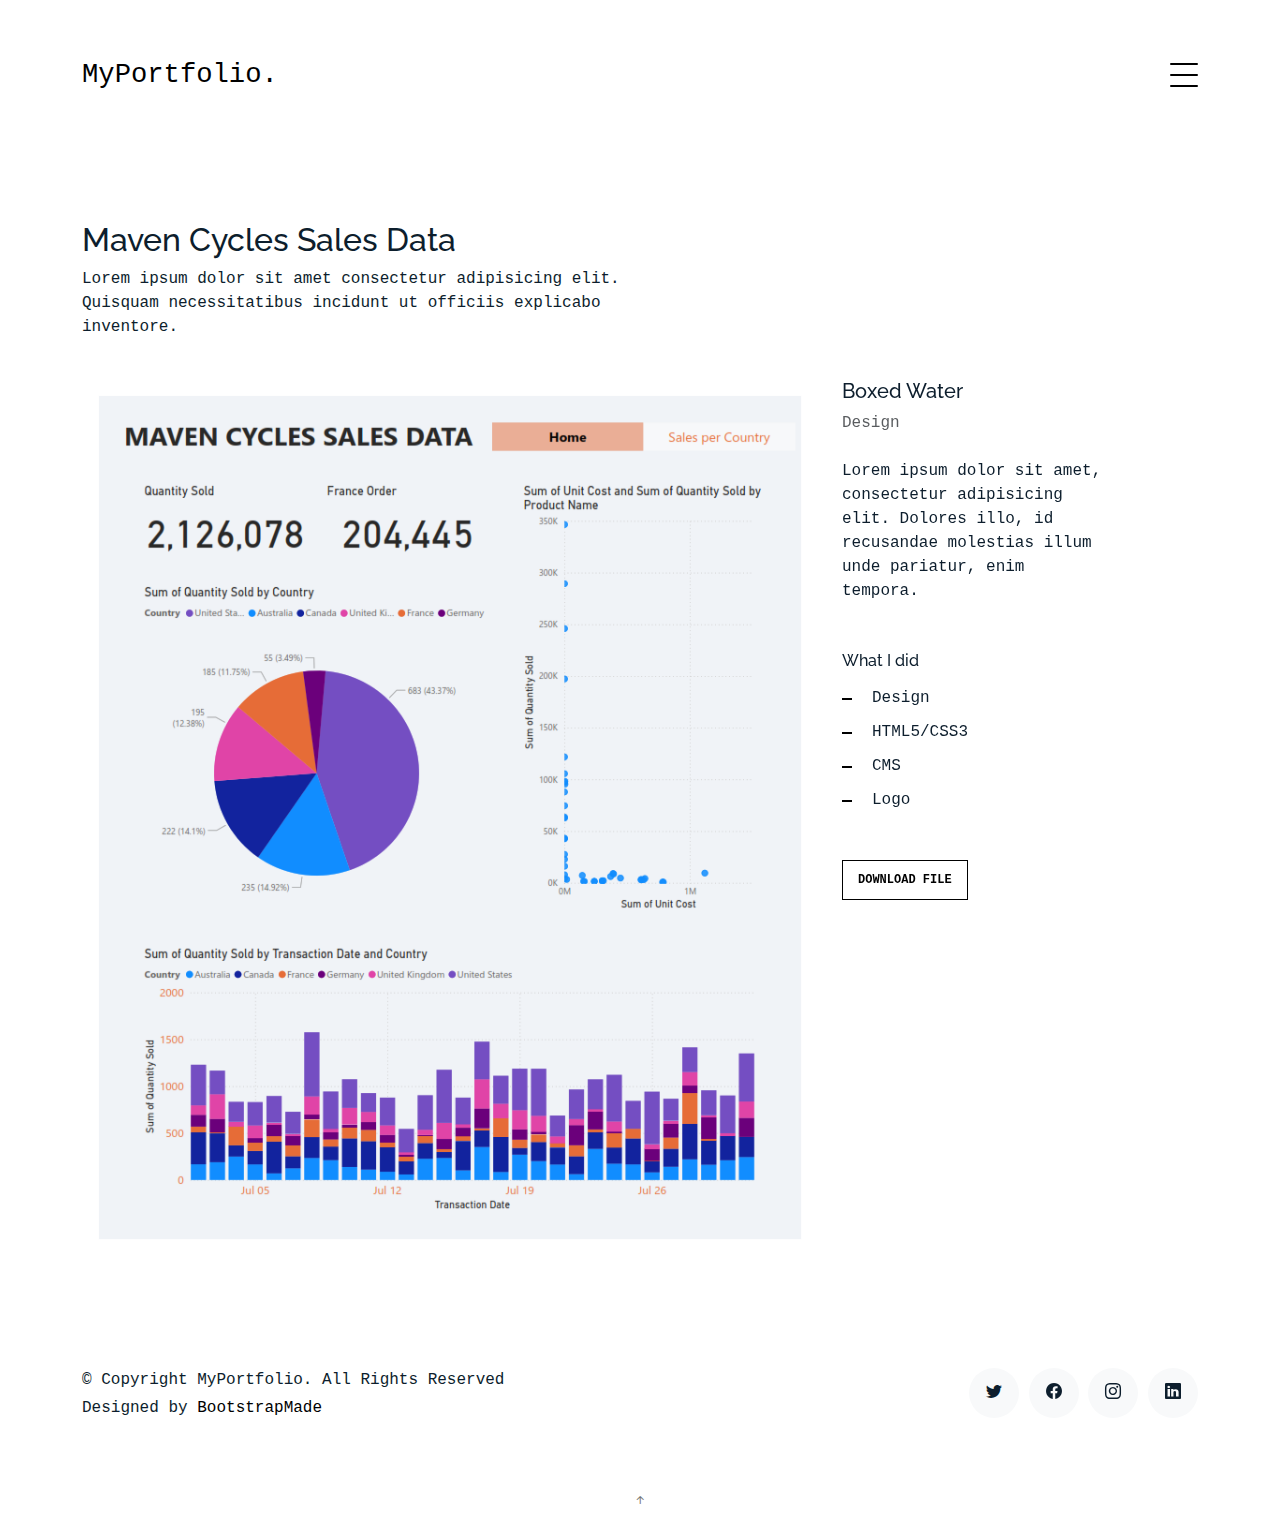
<file: power-bi-1.html>
<!DOCTYPE html>
<html lang="en">

<head>
  <meta charset="utf-8">
  <meta content="width=device-width, initial-scale=1.0" name="viewport">

  <title>MyPortfolio Power BI - Maven Cycles Sales Data</title>
  <meta content="" name="description">
  <meta content="" name="keywords">

  <!-- Favicons -->
  <link href="assets/img/favicon.png" rel="icon">
  <link href="assets/img/apple-touch-icon.png" rel="apple-touch-icon">

  <!-- Google Fonts -->
  <link href="https://fonts.googleapis.com/css?family=https://fonts.googleapis.com/css?family=Inconsolata:400,500,600,700|Raleway:400,400i,500,500i,600,600i,700,700i" rel="stylesheet">

  <!-- Vendor CSS Files -->
  <link href="assets/vendor/aos/aos.css" rel="stylesheet">
  <link href="assets/vendor/bootstrap/css/bootstrap.min.css" rel="stylesheet">
  <link href="assets/vendor/bootstrap-icons/bootstrap-icons.css" rel="stylesheet">
  <link href="assets/vendor/swiper/swiper-bundle.min.css" rel="stylesheet">

  <!-- Template Main CSS File -->
  <link href="assets/css/style.css" rel="stylesheet">

  <!-- =======================================================
  * Template Name: MyPortfolio
  * Updated: Mar 13 2024 with Bootstrap v5.3.3
  * Template URL: https://bootstrapmade.com/myportfolio-bootstrap-portfolio-website-template/
  * Author: BootstrapMade.com
  * License: https://bootstrapmade.com/license/
  ======================================================== -->
</head>

<body>

  <!-- ======= Navbar ======= -->
  <div class="collapse navbar-collapse custom-navmenu" id="main-navbar">
    <div class="container py-2 py-md-5">
      <div class="row align-items-start">
        <div class="col-md-2">
          <ul class="custom-menu">
            <li><a href="index.html">Home</a></li>
            <li><a href="about.html">About Me</a></li>
            <li><a href="services.html">Services</a></li>
            <li class="active"><a href="works.html">Works</a></li>
            <li><a href="contact.html">Contact</a></li>
          </ul>
        </div>
        <div class="col-md-6 d-none d-md-block  mr-auto">
          <div class="tweet d-flex">
            <span class="bi bi-twitter text-white mt-2 mr-3"></span>
            <div>
              <p><em>Lorem ipsum dolor sit amet consectetur adipisicing elit. Quisquam necessitatibus incidunt ut officiis explicabo inventore. <br> <a href="#">t.co/v82jsk</a></em></p>
            </div>
          </div>
        </div>
        <div class="col-md-4 d-none d-md-block">
          <h3>Hire Me</h3>
          <p>Lorem ipsum dolor sit amet consectetur adipisicing elit. Quisquam necessitatibus incidunt ut officiisexplicabo inventore. <br> <a href="#">myemail@gmail.com</a></p>
        </div>
      </div>

    </div>
  </div>

  <nav class="navbar navbar-light custom-navbar">
    <div class="container">
      <a class="navbar-brand" href="index.html">MyPortfolio.</a>
      <a href="#" class="burger" data-bs-toggle="collapse" data-bs-target="#main-navbar">
        <span></span>
      </a>
    </div>
  </nav>

  <main id="main">

    <section class="section">
      <div class="container">
        <div class="row mb-4 align-items-center">
          <div class="col-md-6" data-aos="fade-up">
            <h2>Maven Cycles Sales Data</h2>
            <p>Lorem ipsum dolor sit amet consectetur adipisicing elit. Quisquam necessitatibus incidunt ut officiis explicabo inventore.</p>
          </div>
        </div>
      </div>

      <div class="site-section pb-0">
        <div class="container">
          <div class="row align-items-stretch">
            <div class="col-md-8" data-aos="fade-up">
              <img src="assets/img/maven-cycles-sales-data-1.png" alt="Image" class="img-fluid">
            </div>
            <div class="col-md-3 ml-auto" data-aos="fade-up" data-aos-delay="100">
              <div class="sticky-content">
                <h3 class="h3">Boxed Water</h3>
                <p class="mb-4"><span class="text-muted">Design</span></p>

                <div class="mb-5">
                  <p>Lorem ipsum dolor sit amet, consectetur adipisicing elit. Dolores illo, id recusandae molestias
                    illum unde pariatur, enim tempora.</p>

                </div>

                <h4 class="h4 mb-3">What I did</h4>
                <ul class="list-unstyled list-line mb-5">
                  <li>Design</li>
                  <li>HTML5/CSS3</li>
                  <li>CMS</li>
                  <li>Logo</li>
                </ul>

                <p><a href="assets/file/Maven Cycles Sales Data.pdf" target="_blank" class="readmore">Download File</a></p>
              </div>
            </div>
          </div>
        </div>
      </section>

  </main><!-- End #main -->

  <!-- ======= Footer ======= -->
  <footer class="footer" role="contentinfo">
    <div class="container">
      <div class="row">
        <div class="col-sm-6">
          <p class="mb-1">&copy; Copyright MyPortfolio. All Rights Reserved</p>
          <div class="credits">
            <!--
            All the links in the footer should remain intact.
            You can delete the links only if you purchased the pro version.
            Licensing information: https://bootstrapmade.com/license/
            Purchase the pro version with working PHP/AJAX contact form: https://bootstrapmade.com/buy/?theme=MyPortfolio
          -->
            Designed by <a href="https://bootstrapmade.com/">BootstrapMade</a>
          </div>
        </div>
        <div class="col-sm-6 social text-md-end">
          <a href="#"><span class="bi bi-twitter"></span></a>
          <a href="#"><span class="bi bi-facebook"></span></a>
          <a href="#"><span class="bi bi-instagram"></span></a>
          <a href="#"><span class="bi bi-linkedin"></span></a>
        </div>
      </div>
    </div>
  </footer>

  <a href="#" class="back-to-top d-flex align-items-center justify-content-center"><i class="bi bi-arrow-up-short"></i></a>

  <!-- Vendor JS Files -->
  <script src="assets/vendor/aos/aos.js"></script>
  <script src="assets/vendor/bootstrap/js/bootstrap.bundle.min.js"></script>
  <script src="assets/vendor/isotope-layout/isotope.pkgd.min.js"></script>
  <script src="assets/vendor/swiper/swiper-bundle.min.js"></script>
  <script src="assets/vendor/php-email-form/validate.js"></script>

  <!-- Template Main JS File -->
  <script src="assets/js/main.js"></script>

</body>

</html>
</file>
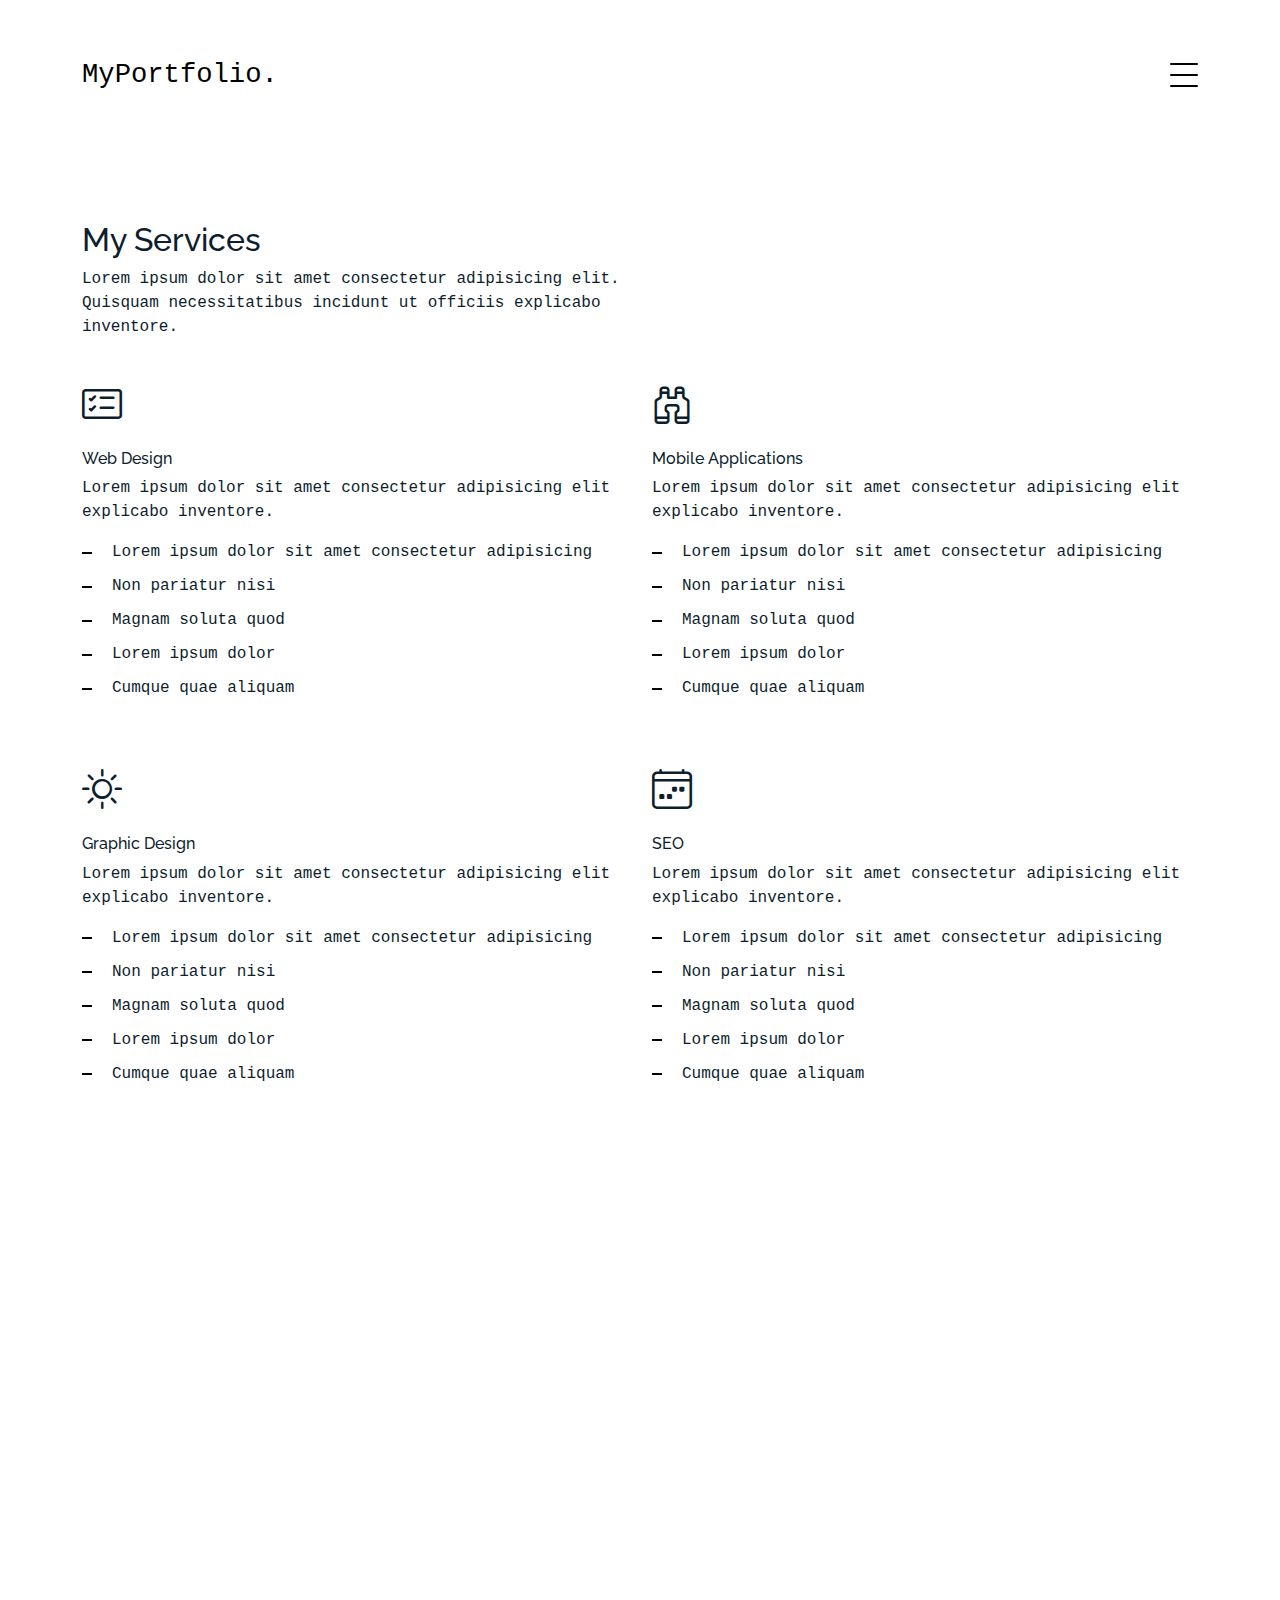
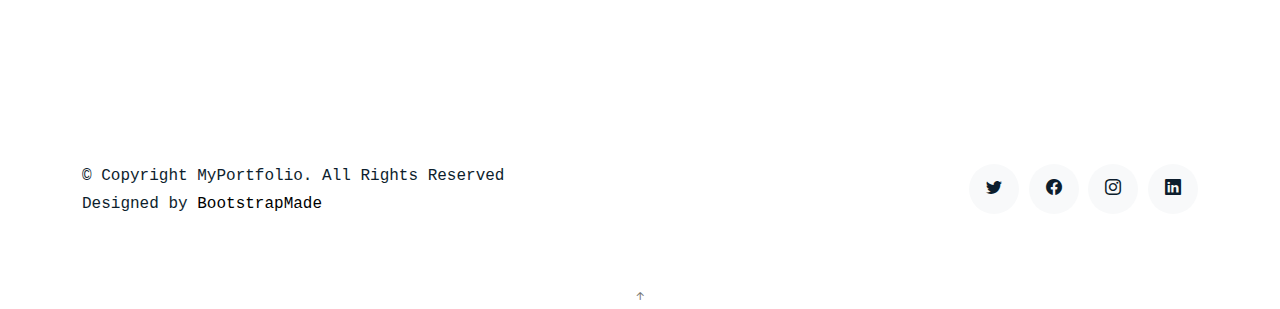
<file: services.html>
<!DOCTYPE html>
<html lang="en">

<head>
  <meta charset="utf-8">
  <meta content="width=device-width, initial-scale=1.0" name="viewport">

  <title>MyPortfolio Bootstrap Template - Services</title>
  <meta content="" name="description">
  <meta content="" name="keywords">

  <!-- Favicons -->
  <link href="assets/img/favicon.png" rel="icon">
  <link href="assets/img/apple-touch-icon.png" rel="apple-touch-icon">

  <!-- Google Fonts -->
  <link href="https://fonts.googleapis.com/css?family=https://fonts.googleapis.com/css?family=Inconsolata:400,500,600,700|Raleway:400,400i,500,500i,600,600i,700,700i" rel="stylesheet">

  <!-- Vendor CSS Files -->
  <link href="assets/vendor/aos/aos.css" rel="stylesheet">
  <link href="assets/vendor/bootstrap/css/bootstrap.min.css" rel="stylesheet">
  <link href="assets/vendor/bootstrap-icons/bootstrap-icons.css" rel="stylesheet">
  <link href="assets/vendor/swiper/swiper-bundle.min.css" rel="stylesheet">

  <!-- Template Main CSS File -->
  <link href="assets/css/style.css" rel="stylesheet">

  <!-- =======================================================
  * Template Name: MyPortfolio
  * Updated: Mar 13 2024 with Bootstrap v5.3.3
  * Template URL: https://bootstrapmade.com/myportfolio-bootstrap-portfolio-website-template/
  * Author: BootstrapMade.com
  * License: https://bootstrapmade.com/license/
  ======================================================== -->
</head>

<body>

  <!-- ======= Navbar ======= -->
  <div class="collapse navbar-collapse custom-navmenu" id="main-navbar">
    <div class="container py-2 py-md-5">
      <div class="row align-items-start">
        <div class="col-md-2">
          <ul class="custom-menu">
            <li><a href="index.html">Home</a></li>
            <li><a href="about.html">About Me</a></li>
            <li class="active"><a href="services.html">Services</a></li>
            <li><a href="works.html">Works</a></li>
            <li><a href="contact.html">Contact</a></li>
          </ul>
        </div>
        <div class="col-md-6 d-none d-md-block  mr-auto">
          <div class="tweet d-flex">
            <span class="bi bi-twitter text-white mt-2 mr-3"></span>
            <div>
              <p><em>Lorem ipsum dolor sit amet consectetur adipisicing elit. Quisquam necessitatibus incidunt ut officiis explicabo inventore. <br> <a href="#">t.co/v82jsk</a></em></p>
            </div>
          </div>
        </div>
        <div class="col-md-4 d-none d-md-block">
          <h3>Hire Me</h3>
          <p>Lorem ipsum dolor sit amet consectetur adipisicing elit. Quisquam necessitatibus incidunt ut officiisexplicabo inventore. <br> <a href="#">myemail@gmail.com</a></p>
        </div>
      </div>

    </div>
  </div>

  <nav class="navbar navbar-light custom-navbar">
    <div class="container">
      <a class="navbar-brand" href="index.html">MyPortfolio.</a>
      <a href="#" class="burger" data-bs-toggle="collapse" data-bs-target="#main-navbar">
        <span></span>
      </a>
    </div>
  </nav>

  <main id="main">

    <section class="section">
      <div class="container">
        <div class="row mb-4 align-items-center">
          <div class="col-md-6" data-aos="fade-up">

            <h2>My Services</h2>
            <p>Lorem ipsum dolor sit amet consectetur adipisicing elit. Quisquam necessitatibus incidunt ut officiis
              explicabo inventore.</p>

          </div>

        </div>
      </div>

      <div class="site-section pb-0 services">
        <div class="container">

          <div class="row">

            <div class="col-12 col-sm-6 col-md-6 col-lg-6 mb-5" data-aos="fade-up" data-aos-delay="">
              <i class="bi bi-card-checklist"></i>
              <h4 class="h4 mb-2">Web Design</h4>
              <p>Lorem ipsum dolor sit amet consectetur adipisicing elit explicabo inventore.</p>
              <ul class="list-unstyled list-line">
                <li>Lorem ipsum dolor sit amet consectetur adipisicing</li>
                <li>Non pariatur nisi</li>
                <li>Magnam soluta quod</li>
                <li>Lorem ipsum dolor</li>
                <li>Cumque quae aliquam</li>
              </ul>
            </div>
            <div class="col-12 col-sm-6 col-md-6 col-lg-6 mb-5" data-aos="fade-up" data-aos-delay="100">
              <i class="bi bi-binoculars"></i>
              <h4 class="h4 mb-2">Mobile Applications</h4>
              <p>Lorem ipsum dolor sit amet consectetur adipisicing elit explicabo inventore.</p>
              <ul class="list-unstyled list-line">
                <li>Lorem ipsum dolor sit amet consectetur adipisicing</li>
                <li>Non pariatur nisi</li>
                <li>Magnam soluta quod</li>
                <li>Lorem ipsum dolor</li>
                <li>Cumque quae aliquam</li>
              </ul>
            </div>
            <div class="col-12 col-sm-6 col-md-6 col-lg-6 mb-5" data-aos="fade-up" data-aos-delay="">
              <i class="bi bi-brightness-high"></i>
              <h4 class="h4 mb-2">Graphic Design</h4>
              <p>Lorem ipsum dolor sit amet consectetur adipisicing elit explicabo inventore.</p>
              <ul class="list-unstyled list-line">
                <li>Lorem ipsum dolor sit amet consectetur adipisicing</li>
                <li>Non pariatur nisi</li>
                <li>Magnam soluta quod</li>
                <li>Lorem ipsum dolor</li>
                <li>Cumque quae aliquam</li>
              </ul>
            </div>
            <div class="col-12 col-sm-6 col-md-6 col-lg-6 mb-5" data-aos="fade-up" data-aos-delay="100">
              <i class="bi bi-calendar4-week"></i>
              <h4 class="h4 mb-2">SEO</h4>
              <p>Lorem ipsum dolor sit amet consectetur adipisicing elit explicabo inventore.</p>
              <ul class="list-unstyled list-line">
                <li>Lorem ipsum dolor sit amet consectetur adipisicing</li>
                <li>Non pariatur nisi</li>
                <li>Magnam soluta quod</li>
                <li>Lorem ipsum dolor</li>
                <li>Cumque quae aliquam</li>
              </ul>
            </div>
          </div>
        </div>
      </div>
    </section>

    <!-- ======= Testimonials Section ======= -->
    <section class="section pt-0">
      <div class="container">

        <div class="testimonials-slider swiper" data-aos="fade-up" data-aos-delay="100">
          <div class="swiper-wrapper">

            <div class="swiper-slide">
              <div class="testimonial-wrap">
                <div class="testimonial">
                  <img src="assets/img/person_1.jpg" alt="Image" class="img-fluid">
                  <blockquote>
                    <p>Lorem ipsum dolor sit amet consectetur adipisicing elit. Quisquam necessitatibus incidunt ut officiis
                      explicabo inventore.</p>
                  </blockquote>
                  <p>&mdash; Jean Hicks</p>
                </div>
              </div>
            </div><!-- End testimonial item -->

            <div class="swiper-slide">
              <div class="testimonial-wrap">
                <div class="testimonial">
                  <img src="assets/img/person_2.jpg" alt="Image" class="img-fluid">
                  <blockquote>
                    <p>Lorem ipsum dolor sit amet consectetur adipisicing elit. Quisquam necessitatibus incidunt ut officiis
                      explicabo inventore.</p>
                  </blockquote>
                  <p>&mdash; Chris Stanworth</p>
                </div>
              </div>
            </div><!-- End testimonial item -->

          </div>
          <div class="swiper-pagination"></div>
        </div>

      </div>
    </section><!-- End Testimonials Section -->

  </main><!-- End #main -->

  <!-- ======= Footer ======= -->
  <footer class="footer" role="contentinfo">
    <div class="container">
      <div class="row">
        <div class="col-sm-6">
          <p class="mb-1">&copy; Copyright MyPortfolio. All Rights Reserved</p>
          <div class="credits">
            <!--
            All the links in the footer should remain intact.
            You can delete the links only if you purchased the pro version.
            Licensing information: https://bootstrapmade.com/license/
            Purchase the pro version with working PHP/AJAX contact form: https://bootstrapmade.com/buy/?theme=MyPortfolio
          -->
            Designed by <a href="https://bootstrapmade.com/">BootstrapMade</a>
          </div>
        </div>
        <div class="col-sm-6 social text-md-end">
          <a href="#"><span class="bi bi-twitter"></span></a>
          <a href="#"><span class="bi bi-facebook"></span></a>
          <a href="#"><span class="bi bi-instagram"></span></a>
          <a href="#"><span class="bi bi-linkedin"></span></a>
        </div>
      </div>
    </div>
  </footer>

  <a href="#" class="back-to-top d-flex align-items-center justify-content-center"><i class="bi bi-arrow-up-short"></i></a>

  <!-- Vendor JS Files -->
  <script src="assets/vendor/aos/aos.js"></script>
  <script src="assets/vendor/bootstrap/js/bootstrap.bundle.min.js"></script>
  <script src="assets/vendor/isotope-layout/isotope.pkgd.min.js"></script>
  <script src="assets/vendor/swiper/swiper-bundle.min.js"></script>
  <script src="assets/vendor/php-email-form/validate.js"></script>

  <!-- Template Main JS File -->
  <script src="assets/js/main.js"></script>

</body>

</html>
</file>
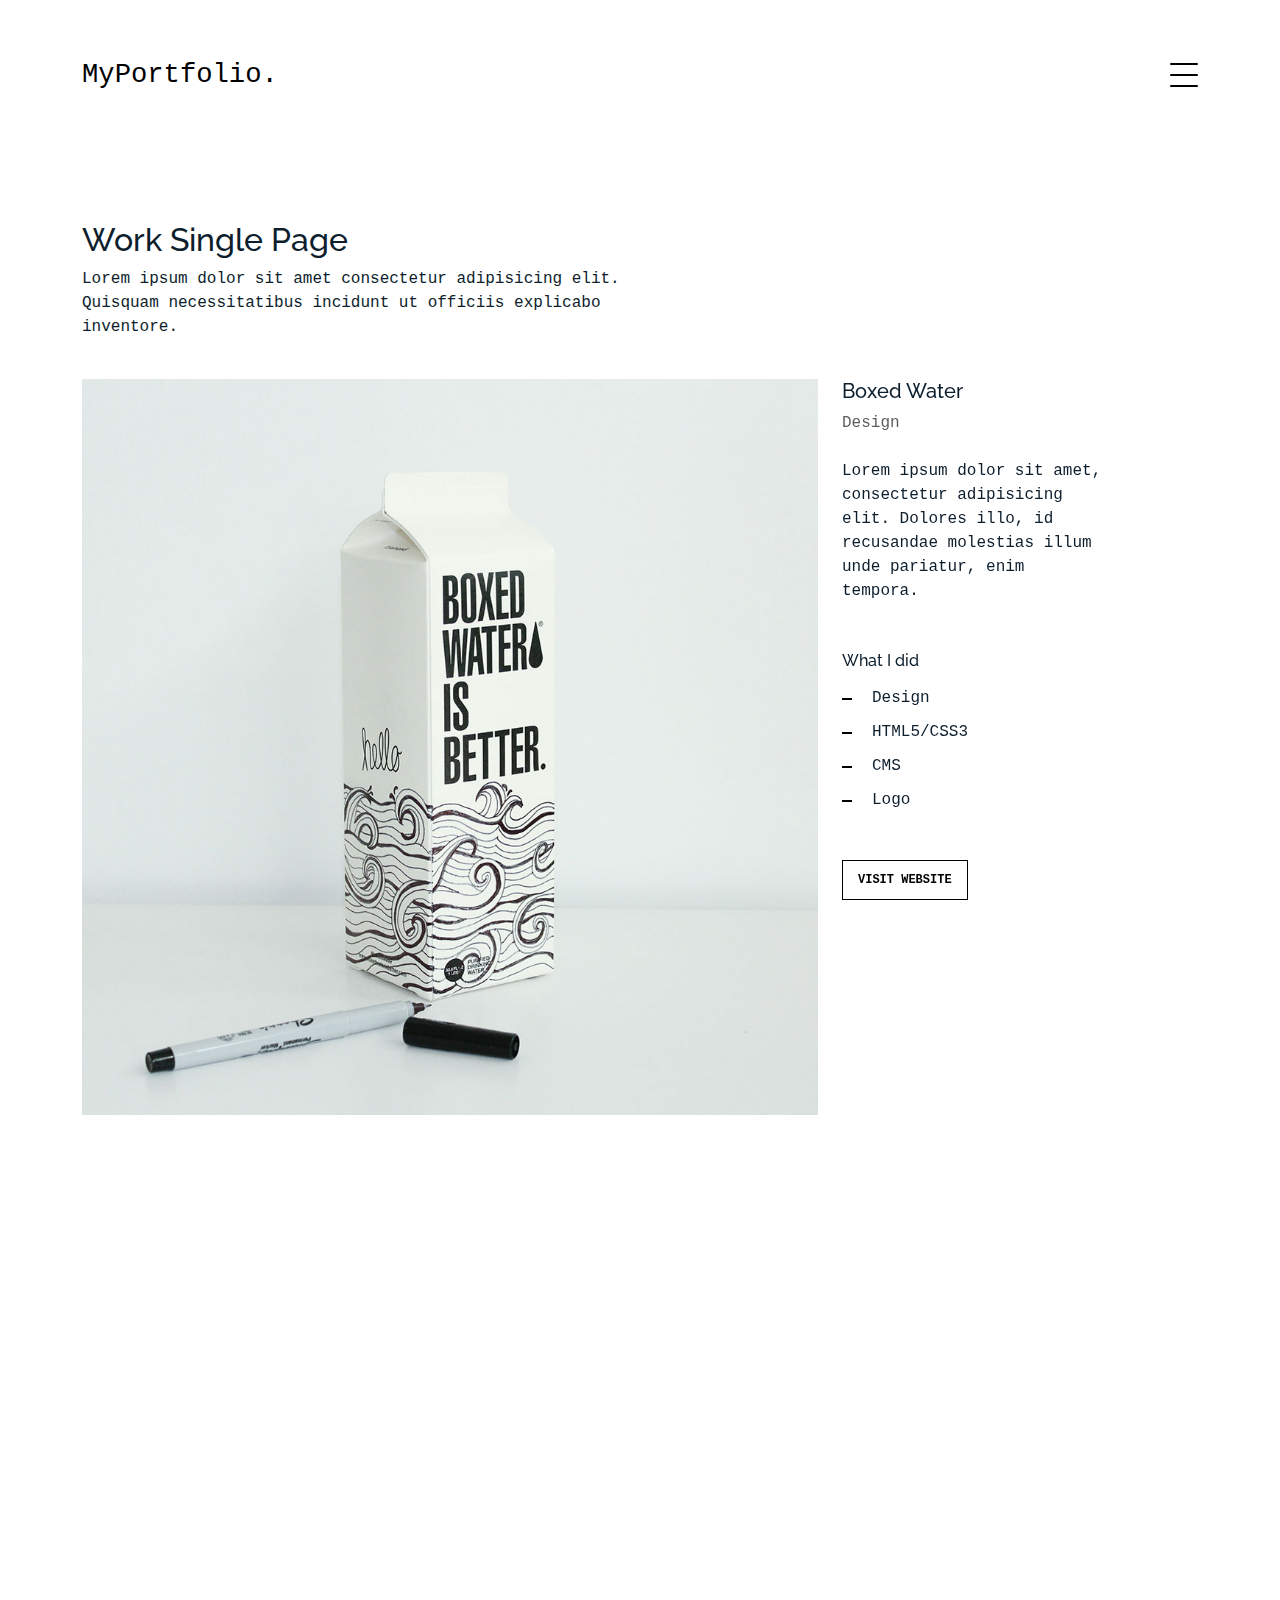
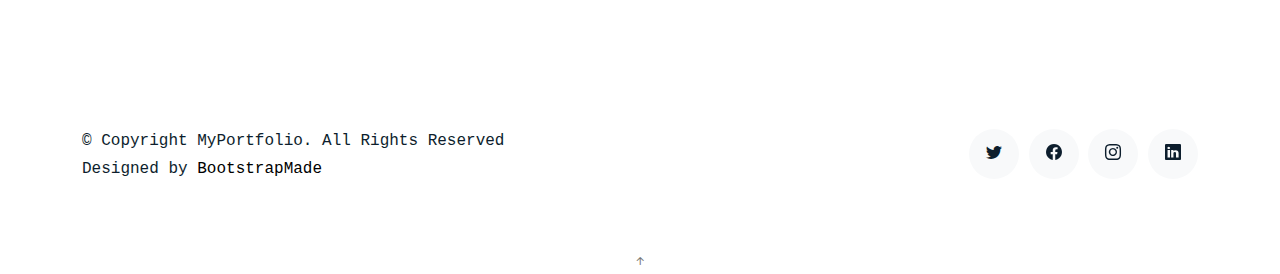
<file: work-single.html>
<!DOCTYPE html>
<html lang="en">

<head>
  <meta charset="utf-8">
  <meta content="width=device-width, initial-scale=1.0" name="viewport">

  <title>MyPortfolio Bootstrap Template - Work Single</title>
  <meta content="" name="description">
  <meta content="" name="keywords">

  <!-- Favicons -->
  <link href="assets/img/favicon.png" rel="icon">
  <link href="assets/img/apple-touch-icon.png" rel="apple-touch-icon">

  <!-- Google Fonts -->
  <link href="https://fonts.googleapis.com/css?family=https://fonts.googleapis.com/css?family=Inconsolata:400,500,600,700|Raleway:400,400i,500,500i,600,600i,700,700i" rel="stylesheet">

  <!-- Vendor CSS Files -->
  <link href="assets/vendor/aos/aos.css" rel="stylesheet">
  <link href="assets/vendor/bootstrap/css/bootstrap.min.css" rel="stylesheet">
  <link href="assets/vendor/bootstrap-icons/bootstrap-icons.css" rel="stylesheet">
  <link href="assets/vendor/swiper/swiper-bundle.min.css" rel="stylesheet">

  <!-- Template Main CSS File -->
  <link href="assets/css/style.css" rel="stylesheet">

  <!-- =======================================================
  * Template Name: MyPortfolio
  * Updated: Mar 13 2024 with Bootstrap v5.3.3
  * Template URL: https://bootstrapmade.com/myportfolio-bootstrap-portfolio-website-template/
  * Author: BootstrapMade.com
  * License: https://bootstrapmade.com/license/
  ======================================================== -->
</head>

<body>

  <!-- ======= Navbar ======= -->
  <div class="collapse navbar-collapse custom-navmenu" id="main-navbar">
    <div class="container py-2 py-md-5">
      <div class="row align-items-start">
        <div class="col-md-2">
          <ul class="custom-menu">
            <li><a href="index.html">Home</a></li>
            <li><a href="about.html">About Me</a></li>
            <li><a href="services.html">Services</a></li>
            <li class="active"><a href="works.html">Works</a></li>
            <li><a href="contact.html">Contact</a></li>
          </ul>
        </div>
        <div class="col-md-6 d-none d-md-block  mr-auto">
          <div class="tweet d-flex">
            <span class="bi bi-twitter text-white mt-2 mr-3"></span>
            <div>
              <p><em>Lorem ipsum dolor sit amet consectetur adipisicing elit. Quisquam necessitatibus incidunt ut officiis explicabo inventore. <br> <a href="#">t.co/v82jsk</a></em></p>
            </div>
          </div>
        </div>
        <div class="col-md-4 d-none d-md-block">
          <h3>Hire Me</h3>
          <p>Lorem ipsum dolor sit amet consectetur adipisicing elit. Quisquam necessitatibus incidunt ut officiisexplicabo inventore. <br> <a href="#">myemail@gmail.com</a></p>
        </div>
      </div>

    </div>
  </div>

  <nav class="navbar navbar-light custom-navbar">
    <div class="container">
      <a class="navbar-brand" href="index.html">MyPortfolio.</a>
      <a href="#" class="burger" data-bs-toggle="collapse" data-bs-target="#main-navbar">
        <span></span>
      </a>
    </div>
  </nav>

  <main id="main">

    <section class="section">
      <div class="container">
        <div class="row mb-4 align-items-center">
          <div class="col-md-6" data-aos="fade-up">
            <h2>Work Single Page</h2>
            <p>Lorem ipsum dolor sit amet consectetur adipisicing elit. Quisquam necessitatibus incidunt ut officiis explicabo inventore.</p>
          </div>
        </div>
      </div>

      <div class="site-section pb-0">
        <div class="container">
          <div class="row align-items-stretch">
            <div class="col-md-8" data-aos="fade-up">
              <img src="assets/img/img_1_big.jpg" alt="Image" class="img-fluid">
            </div>
            <div class="col-md-3 ml-auto" data-aos="fade-up" data-aos-delay="100">
              <div class="sticky-content">
                <h3 class="h3">Boxed Water</h3>
                <p class="mb-4"><span class="text-muted">Design</span></p>

                <div class="mb-5">
                  <p>Lorem ipsum dolor sit amet, consectetur adipisicing elit. Dolores illo, id recusandae molestias
                    illum unde pariatur, enim tempora.</p>

                </div>

                <h4 class="h4 mb-3">What I did</h4>
                <ul class="list-unstyled list-line mb-5">
                  <li>Design</li>
                  <li>HTML5/CSS3</li>
                  <li>CMS</li>
                  <li>Logo</li>
                </ul>

                <p><a href="#" class="readmore">Visit Website</a></p>
              </div>
            </div>
          </div>
        </div>
    </section>

    <!-- ======= Testimonials Section ======= -->
    <section class="section pt-0">
      <div class="container">

        <div class="testimonials-slider swiper" data-aos="fade-up" data-aos-delay="100">
          <div class="swiper-wrapper">

            <div class="swiper-slide">
              <div class="testimonial-wrap">
                <div class="testimonial">
                  <img src="assets/img/person_1.jpg" alt="Image" class="img-fluid">
                  <blockquote>
                    <p>Lorem ipsum dolor sit amet consectetur adipisicing elit. Quisquam necessitatibus incidunt ut officiis
                      explicabo inventore.</p>
                  </blockquote>
                  <p>&mdash; Jean Hicks</p>
                </div>
              </div>
            </div><!-- End testimonial item -->

            <div class="swiper-slide">
              <div class="testimonial-wrap">
                <div class="testimonial">
                  <img src="assets/img/person_2.jpg" alt="Image" class="img-fluid">
                  <blockquote>
                    <p>Lorem ipsum dolor sit amet consectetur adipisicing elit. Quisquam necessitatibus incidunt ut officiis
                      explicabo inventore.</p>
                  </blockquote>
                  <p>&mdash; Chris Stanworth</p>
                </div>
              </div>
            </div><!-- End testimonial item -->

          </div>
          <div class="swiper-pagination"></div>
        </div>

      </div>
    </section><!-- End Testimonials Section -->

  </main><!-- End #main -->

  <!-- ======= Footer ======= -->
  <footer class="footer" role="contentinfo">
    <div class="container">
      <div class="row">
        <div class="col-sm-6">
          <p class="mb-1">&copy; Copyright MyPortfolio. All Rights Reserved</p>
          <div class="credits">
            <!--
            All the links in the footer should remain intact.
            You can delete the links only if you purchased the pro version.
            Licensing information: https://bootstrapmade.com/license/
            Purchase the pro version with working PHP/AJAX contact form: https://bootstrapmade.com/buy/?theme=MyPortfolio
          -->
            Designed by <a href="https://bootstrapmade.com/">BootstrapMade</a>
          </div>
        </div>
        <div class="col-sm-6 social text-md-end">
          <a href="#"><span class="bi bi-twitter"></span></a>
          <a href="#"><span class="bi bi-facebook"></span></a>
          <a href="#"><span class="bi bi-instagram"></span></a>
          <a href="#"><span class="bi bi-linkedin"></span></a>
        </div>
      </div>
    </div>
  </footer>

  <a href="#" class="back-to-top d-flex align-items-center justify-content-center"><i class="bi bi-arrow-up-short"></i></a>

  <!-- Vendor JS Files -->
  <script src="assets/vendor/aos/aos.js"></script>
  <script src="assets/vendor/bootstrap/js/bootstrap.bundle.min.js"></script>
  <script src="assets/vendor/isotope-layout/isotope.pkgd.min.js"></script>
  <script src="assets/vendor/swiper/swiper-bundle.min.js"></script>
  <script src="assets/vendor/php-email-form/validate.js"></script>

  <!-- Template Main JS File -->
  <script src="assets/js/main.js"></script>

</body>

</html>
</file>
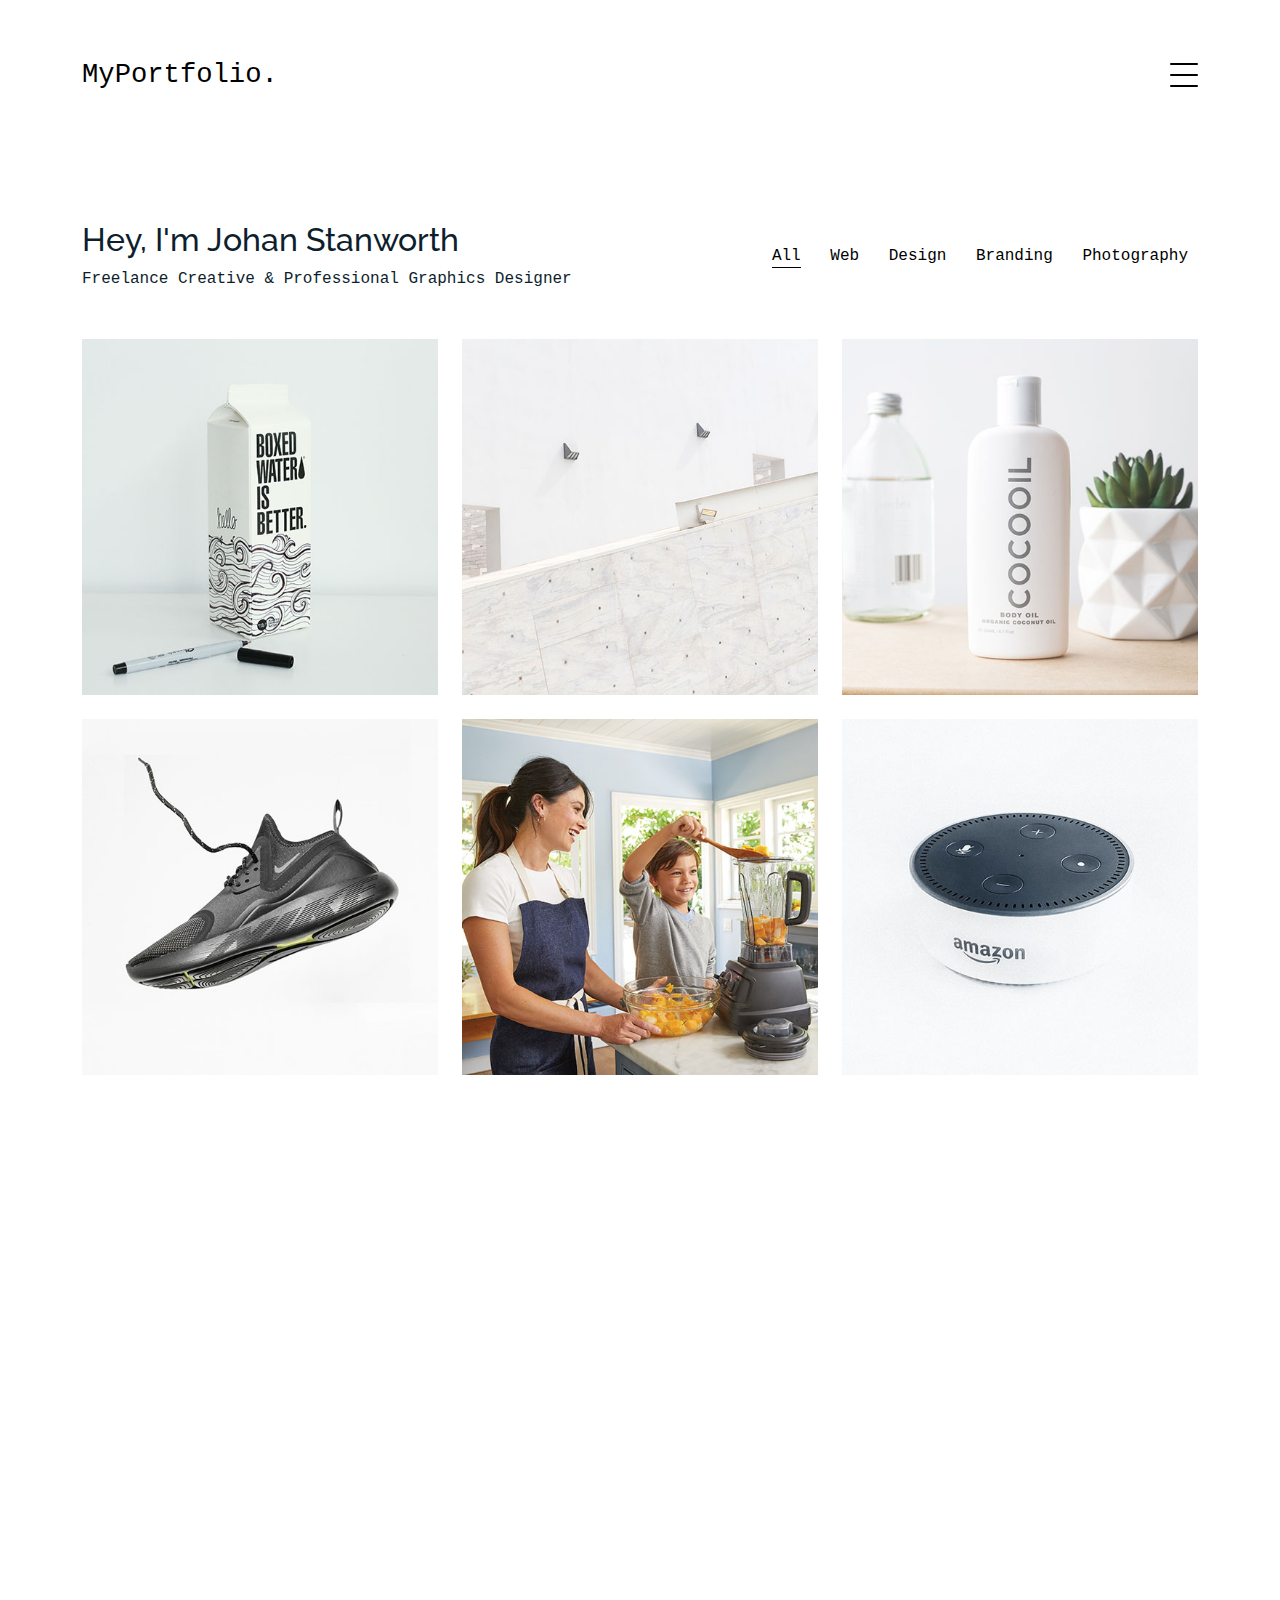
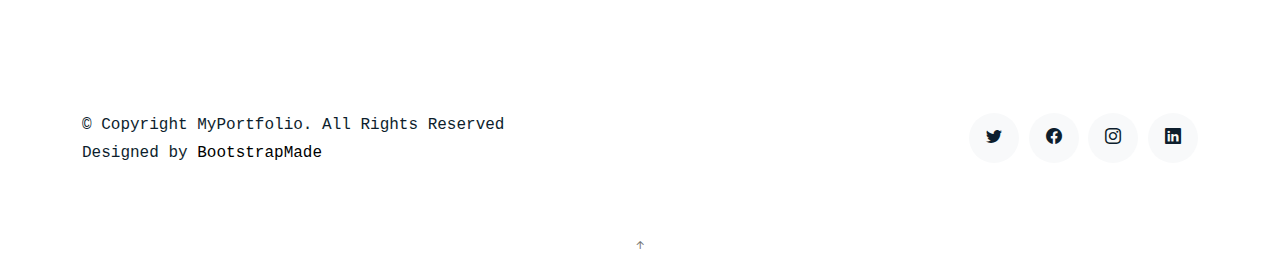
<file: works.html>
<!DOCTYPE html>
<html lang="en">

<head>
  <meta charset="utf-8">
  <meta content="width=device-width, initial-scale=1.0" name="viewport">

  <title>MyPortfolio Bootstrap Template - Works</title>
  <meta content="" name="description">
  <meta content="" name="keywords">

  <!-- Favicons -->
  <link href="assets/img/favicon.png" rel="icon">
  <link href="assets/img/apple-touch-icon.png" rel="apple-touch-icon">

  <!-- Google Fonts -->
  <link href="https://fonts.googleapis.com/css?family=https://fonts.googleapis.com/css?family=Inconsolata:400,500,600,700|Raleway:400,400i,500,500i,600,600i,700,700i" rel="stylesheet">

  <!-- Vendor CSS Files -->
  <link href="assets/vendor/aos/aos.css" rel="stylesheet">
  <link href="assets/vendor/bootstrap/css/bootstrap.min.css" rel="stylesheet">
  <link href="assets/vendor/bootstrap-icons/bootstrap-icons.css" rel="stylesheet">
  <link href="assets/vendor/swiper/swiper-bundle.min.css" rel="stylesheet">

  <!-- Template Main CSS File -->
  <link href="assets/css/style.css" rel="stylesheet">

  <!-- =======================================================
  * Template Name: MyPortfolio
  * Updated: Mar 13 2024 with Bootstrap v5.3.3
  * Template URL: https://bootstrapmade.com/myportfolio-bootstrap-portfolio-website-template/
  * Author: BootstrapMade.com
  * License: https://bootstrapmade.com/license/
  ======================================================== -->
</head>

<body>

  <!-- ======= Navbar ======= -->
  <div class="collapse navbar-collapse custom-navmenu" id="main-navbar">
    <div class="container py-2 py-md-5">
      <div class="row align-items-start">
        <div class="col-md-2">
          <ul class="custom-menu">
            <li><a href="index.html">Home</a></li>
            <li><a href="about.html">About Me</a></li>
            <li><a href="services.html">Services</a></li>
            <li class="active"><a href="works.html">Works</a></li>
            <li><a href="contact.html">Contact</a></li>
          </ul>
        </div>
        <div class="col-md-6 d-none d-md-block  mr-auto">
          <div class="tweet d-flex">
            <span class="bi bi-twitter text-white mt-2 mr-3"></span>
            <div>
              <p><em>Lorem ipsum dolor sit amet consectetur adipisicing elit. Quisquam necessitatibus incidunt ut officiis explicabo inventore. <br> <a href="#">t.co/v82jsk</a></em></p>
            </div>
          </div>
        </div>
        <div class="col-md-4 d-none d-md-block">
          <h3>Hire Me</h3>
          <p>Lorem ipsum dolor sit amet consectetur adipisicing elit. Quisquam necessitatibus incidunt ut officiisexplicabo inventore. <br> <a href="#">myemail@gmail.com</a></p>
        </div>
      </div>

    </div>
  </div>

  <nav class="navbar navbar-light custom-navbar">
    <div class="container">
      <a class="navbar-brand" href="index.html">MyPortfolio.</a>
      <a href="#" class="burger" data-bs-toggle="collapse" data-bs-target="#main-navbar">
        <span></span>
      </a>
    </div>
  </nav>

  <main id="main">

    <!-- ======= Works Section ======= -->
    <section class="section site-portfolio">
      <div class="container">
        <div class="row mb-5 align-items-center">
          <div class="col-md-12 col-lg-6 mb-4 mb-lg-0" data-aos="fade-up">
            <h2>Hey, I'm Johan Stanworth</h2>
            <p class="mb-0">Freelance Creative &amp; Professional Graphics Designer</p>
          </div>
          <div class="col-md-12 col-lg-6 text-start text-lg-end" data-aos="fade-up" data-aos-delay="100">
            <div id="filters" class="filters">
              <a href="#" data-filter="*" class="active">All</a>
              <a href="#" data-filter=".web">Web</a>
              <a href="#" data-filter=".design">Design</a>
              <a href="#" data-filter=".branding">Branding</a>
              <a href="#" data-filter=".photography">Photography</a>
            </div>
          </div>
        </div>
        <div id="portfolio-grid" class="row no-gutter" data-aos="fade-up" data-aos-delay="200">
          <div class="item web col-sm-6 col-md-4 col-lg-4 mb-4">
            <a href="work-single.html" class="item-wrap fancybox">
              <div class="work-info">
                <h3>Boxed Water</h3>
                <span>Web</span>
              </div>
              <img class="img-fluid" src="assets/img/img_1.jpg">
            </a>
          </div>
          <div class="item photography col-sm-6 col-md-4 col-lg-4 mb-4">
            <a href="work-single.html" class="item-wrap fancybox">
              <div class="work-info">
                <h3>Build Indoo</h3>
                <span>Photography</span>
              </div>
              <img class="img-fluid" src="assets/img/img_2.jpg">
            </a>
          </div>
          <div class="item branding col-sm-6 col-md-4 col-lg-4 mb-4">
            <a href="work-single.html" class="item-wrap fancybox">
              <div class="work-info">
                <h3>Cocooil</h3>
                <span>Branding</span>
              </div>
              <img class="img-fluid" src="assets/img/img_3.jpg">
            </a>
          </div>
          <div class="item design col-sm-6 col-md-4 col-lg-4 mb-4">
            <a href="work-single.html" class="item-wrap fancybox">
              <div class="work-info">
                <h3>Nike Shoe</h3>
                <span>Design</span>
              </div>
              <img class="img-fluid" src="assets/img/img_4.jpg">
            </a>
          </div>
          <div class="item photography col-sm-6 col-md-4 col-lg-4 mb-4">
            <a href="work-single.html" class="item-wrap fancybox">
              <div class="work-info">
                <h3>Kitchen Sink</h3>
                <span>Photography</span>
              </div>
              <img class="img-fluid" src="assets/img/img_5.jpg">
            </a>
          </div>
          <div class="item branding col-sm-6 col-md-4 col-lg-4 mb-4">
            <a href="work-single.html" class="item-wrap fancybox">
              <div class="work-info">
                <h3>Amazon</h3>
                <span>brandingn</span>
              </div>
              <img class="img-fluid" src="assets/img/img_6.jpg">
            </a>
          </div>
        </div>
      </div>
    </section><!-- End  Works Section -->

    <!-- ======= Testimonials Section ======= -->
    <section class="section pt-0">
      <div class="container">

        <div class="testimonials-slider swiper" data-aos="fade-up" data-aos-delay="100">
          <div class="swiper-wrapper">

            <div class="swiper-slide">
              <div class="testimonial-wrap">
                <div class="testimonial">
                  <img src="assets/img/person_1.jpg" alt="Image" class="img-fluid">
                  <blockquote>
                    <p>Lorem ipsum dolor sit amet consectetur adipisicing elit. Quisquam necessitatibus incidunt ut officiis
                      explicabo inventore.</p>
                  </blockquote>
                  <p>&mdash; Jean Hicks</p>
                </div>
              </div>
            </div><!-- End testimonial item -->

            <div class="swiper-slide">
              <div class="testimonial-wrap">
                <div class="testimonial">
                  <img src="assets/img/person_2.jpg" alt="Image" class="img-fluid">
                  <blockquote>
                    <p>Lorem ipsum dolor sit amet consectetur adipisicing elit. Quisquam necessitatibus incidunt ut officiis
                      explicabo inventore.</p>
                  </blockquote>
                  <p>&mdash; Chris Stanworth</p>
                </div>
              </div>
            </div><!-- End testimonial item -->

          </div>
          <div class="swiper-pagination"></div>
        </div>

      </div>
    </section><!-- End Testimonials Section -->

  </main><!-- End #main -->

  <!-- ======= Footer ======= -->
  <footer class="footer" role="contentinfo">
    <div class="container">
      <div class="row">
        <div class="col-sm-6">
          <p class="mb-1">&copy; Copyright MyPortfolio. All Rights Reserved</p>
          <div class="credits">
            <!--
            All the links in the footer should remain intact.
            You can delete the links only if you purchased the pro version.
            Licensing information: https://bootstrapmade.com/license/
            Purchase the pro version with working PHP/AJAX contact form: https://bootstrapmade.com/buy/?theme=MyPortfolio
          -->
            Designed by <a href="https://bootstrapmade.com/">BootstrapMade</a>
          </div>
        </div>
        <div class="col-sm-6 social text-md-end">
          <a href="#"><span class="bi bi-twitter"></span></a>
          <a href="#"><span class="bi bi-facebook"></span></a>
          <a href="#"><span class="bi bi-instagram"></span></a>
          <a href="#"><span class="bi bi-linkedin"></span></a>
        </div>
      </div>
    </div>
  </footer>

  <a href="#" class="back-to-top d-flex align-items-center justify-content-center"><i class="bi bi-arrow-up-short"></i></a>

  <!-- Vendor JS Files -->
  <script src="assets/vendor/aos/aos.js"></script>
  <script src="assets/vendor/bootstrap/js/bootstrap.bundle.min.js"></script>
  <script src="assets/vendor/isotope-layout/isotope.pkgd.min.js"></script>
  <script src="assets/vendor/swiper/swiper-bundle.min.js"></script>
  <script src="assets/vendor/php-email-form/validate.js"></script>

  <!-- Template Main JS File -->
  <script src="assets/js/main.js"></script>

</body>

</html>
</file>
<file: assets/css/style.css>
/**
* Template Name: MyPortfolio
* Updated: Mar 13 2024 with Bootstrap v5.3.3
* Template URL: https://bootstrapmade.com/myportfolio-bootstrap-portfolio-website-template/
* Author: BootstrapMade.com
* License: https://bootstrapmade.com/license/
*/

/*--------------------------------------------------------------
# General
--------------------------------------------------------------*/
body {
  font-family: "Inconsolata", monospace;
  color: #0d1e2d;
}

a {
  color: #777;
  text-decoration: none;
}

a:hover {
  color: #000;
}

h1,
h2,
h3,
h4,
h5,
h6,
.font-heading {
  font-family: "Raleway", sans-serif;
}

.section {
  padding: 7rem 0;
}

.filters a {
  text-decoration: none;
  color: #000;
  display: inline-block;
  padding-left: 10px;
  padding-right: 10px;
  position: relative;
}

.filters a:hover,
.filters a:focus,
.filters a:active {
  text-decoration: none;
}

.filters a:hover:before {
  content: "";
  position: absolute;
  left: 10px;
  right: 10px;
  bottom: 0;
  height: 1px;
  background-color: #000;
}

.filters a.active {
  color: #000;
}

.filters a.active:before {
  content: "";
  position: absolute;
  left: 10px;
  right: 10px;
  bottom: 0;
  height: 1px;
  background-color: #000;
}

.item {
  border: none;
  margin-bottom: 30px;
}

.item .item-wrap {
  display: block;
  position: relative;
  overflow: hidden;
}

.item .item-wrap:after {
  z-index: 2;
  position: absolute;
  content: "";
  top: 0;
  left: 0;
  right: 0;
  bottom: 0;
  background: rgba(0, 0, 0, 0.4);
  visibility: hidden;
  opacity: 0;
  transition: 0.3s all ease-in-out;
}

.item .item-wrap img {
  transition: 0.3s transform ease;
  transform: scale(1);
}

.item .item-wrap>.work-info {
  position: absolute;
  top: 50%;
  width: 100%;
  text-align: center;
  z-index: 3;
  transform: translateY(-50%);
  color: #fff;
  opacity: 0;
  visibility: hidden;
  margin-top: 20px;
  transition: 0.3s all ease;
}

.item .item-wrap>.work-info h3 {
  font-size: 20px;
  margin-bottom: 0;
}

.item .item-wrap>.work-info span {
  font-size: 14px;
  text-transform: uppercase;
  letter-spacing: 0.2rem;
}

.item .item-wrap:hover {
  text-decoration: none;
}

.item .item-wrap:hover img {
  transform: scale(1.05);
}

.item .item-wrap:hover:after {
  opacity: 1;
  visibility: visible;
}

.item .item-wrap:hover .work-info {
  margin-top: 0px;
  opacity: 1;
  visibility: visible;
}

.testimonial-wrap {
  padding: 50px 50px 80px 50px;
  background: #eceff2;
}

.testimonial-wrap .testimonial {
  text-align: center;
  max-width: 500px;
  margin: 0 auto;
}

.testimonial-wrap .testimonial img {
  border-radius: 50%;
  width: 120px;
  margin: 0 auto 30px auto;
}

.testimonial-wrap .testimonial blockquote p {
  font-size: 20px;
}

.h3 {
  font-size: 20px;
}

.h4 {
  font-size: 16px;
}

.heading {
  font-size: 28px;
}

.readmore {
  display: inline-block;
  border: 1px solid #000;
  padding: 10px 15px;
  font-size: 12px;
  text-transform: uppercase;
  color: #000;
  transition: 0.2s all ease;
  font-weight: 700;
}

.readmore:active,
.readmore:focus,
.readmore:hover {
  outline: none;
}

.readmore:hover {
  color: #fff;
  text-decoration: none;
  background: #000;
}

.testimonials-slider .swiper-pagination {
  margin-top: -60px;
  position: relative;
}

.testimonials-slider .swiper-pagination .swiper-pagination-bullet {
  width: 12px;
  height: 12px;
  background-color: rgba(13, 30, 45, 0.3);
  opacity: 1;
}

.testimonials-slider .swiper-pagination .swiper-pagination-bullet-active {
  background-color: rgba(13, 30, 45, 0.6);
}

.sticky-content {
  position: sticky;
  position: -webkit-sticky;
  top: 0;
  /* required */
}

.list-line li {
  margin-bottom: 10px;
  position: relative;
  padding-left: 30px;
}

.list-line li:before {
  content: "";
  position: absolute;
  left: 0;
  top: 0.7rem;
  width: 10px;
  height: 2px;
  background: #000;
}

.form-control {
  border-radius: 0;
  background: #f8f9fa;
  border: 1px solid transparent;
  padding-top: 10px !important;
  padding-bottom: 10px !important;
}

.form-control:active,
.form-control:focus {
  background: #eff1f4;
  outline: none;
  box-shadow: none;
  border: 1px solid transparent;
}

.custom-progress {
  height: 7px;
  border-radius: 0;
}

.custom-progress .progress-bar {
  background: #000;
}

/* Services */
.services i {
  font-size: 40px;
}

.services h4 {
  padding-top: 10px;
}

/* Contact Form */
.php-email-form .error-message {
  display: none;
  color: #fff;
  background: #ed3c0d;
  text-align: left;
  padding: 15px;
  font-weight: 600;
}

.php-email-form .error-message br+br {
  margin-top: 25px;
}

.php-email-form .sent-message {
  display: none;
  color: #fff;
  background: #18d26e;
  text-align: center;
  padding: 15px;
  font-weight: 600;
}

.php-email-form .loading {
  display: none;
  background: #fff;
  text-align: center;
  padding: 15px;
}

.php-email-form .loading:before {
  content: "";
  display: inline-block;
  border-radius: 50%;
  width: 24px;
  height: 24px;
  margin: 0 10px -6px 0;
  border: 3px solid #18d26e;
  border-top-color: #eee;
  animation: animate-loading 1s linear infinite;
}

@keyframes animate-loading {
  0% {
    transform: rotate(0deg);
  }

  100% {
    transform: rotate(360deg);
  }
}

/*--------------------------------------------------------------
# Header
--------------------------------------------------------------*/
/* Custom Navmenu */
.custom-navmenu {
  background: #0d1e2d;
}

.custom-navmenu .custom-menu,
.custom-navmenu .custom-menu li {
  padding: 0;
  margin: 0;
  list-style: none;
}

.custom-navmenu .custom-menu li {
  margin-bottom: 0;
  font-size: 20px;
}

.custom-navmenu .custom-menu li a {
  color: #fff;
  padding: 10px 0 !important;
}

.custom-navmenu .custom-menu li a:hover {
  text-decoration: none;
}

.custom-navmenu .custom-menu li.active a {
  text-decoration: underline;
}

.custom-navmenu h3 {
  font-size: 20px;
  color: #fff;
}

.custom-navmenu p {
  color: rgba(255, 255, 255, 0.6);
}

.custom-navmenu a {
  color: rgba(255, 255, 255, 0.7);
}

.custom-navmenu a:hover {
  color: #fff;
}

/* Custom Navbar */
.custom-navbar {
  padding-top: 50px;
  width: 100%;
}

@media (max-width: 780px) {
  .custom-navbar>.container {
    padding-right: 0;
    padding-left: 0;
  }
}

.custom-navbar .navbar-brand {
  font-size: 1.7rem;
}

/* Burger */
.burger {
  width: 28px;
  height: 32px;
  cursor: pointer;
  position: relative;
}

.burger:before,
.burger span,
.burger:after {
  width: 100%;
  height: 2px;
  display: block;
  background: #000;
  border-radius: 2px;
  position: absolute;
  opacity: 1;
}

.burger:before,
.burger:after {
  transition: top 0.35s cubic-bezier(0.23, 1, 0.32, 1), transform 0.35s cubic-bezier(0.23, 1, 0.32, 1), opacity 0.35s cubic-bezier(0.23, 1, 0.32, 1), background-color 1.15s cubic-bezier(0.86, 0, 0.07, 1);
  -webkit-transition: top 0.35s cubic-bezier(0.23, 1, 0.32, 1), -webkit-transform 0.35s cubic-bezier(0.23, 1, 0.32, 1), opacity 0.35s cubic-bezier(0.23, 1, 0.32, 1), background-color 1.15s cubic-bezier(0.86, 0, 0.07, 1);
  content: "";
}

.burger:before {
  top: 4px;
}

.burger span {
  top: 15px;
}

.burger:after {
  top: 26px;
}

/* Hover */
.burger:hover:before {
  top: 7px;
}

.burger:hover:after {
  top: 23px;
}

/* Click */
.burger.active span {
  opacity: 0;
}

.burger.active:before,
.burger.active:after {
  top: 40%;
}

.burger.active:before {
  transform: rotate(45deg);
}

.burger.active:after {
  transform: rotate(-45deg);
}

.burger:focus {
  outline: none;
}

/*--------------------------------------------------------------
# Footer
--------------------------------------------------------------*/
.footer {
  padding: 0 0 4rem 0;
}

.footer a {
  color: #000;
}

.social a {
  display: inline-block;
  width: 50px;
  height: 50px;
  border-radius: 50%;
  background: #f8f9fa;
  position: relative;
  text-align: center;
  color: #0d1e2d;
}

.social a span {
  display: inline-block;
  left: 50%;
  position: absolute;
  top: 50%;
  transform: translate(-50%, -50%);
}

.social a:hover {
  color: #000;
}
</file>
